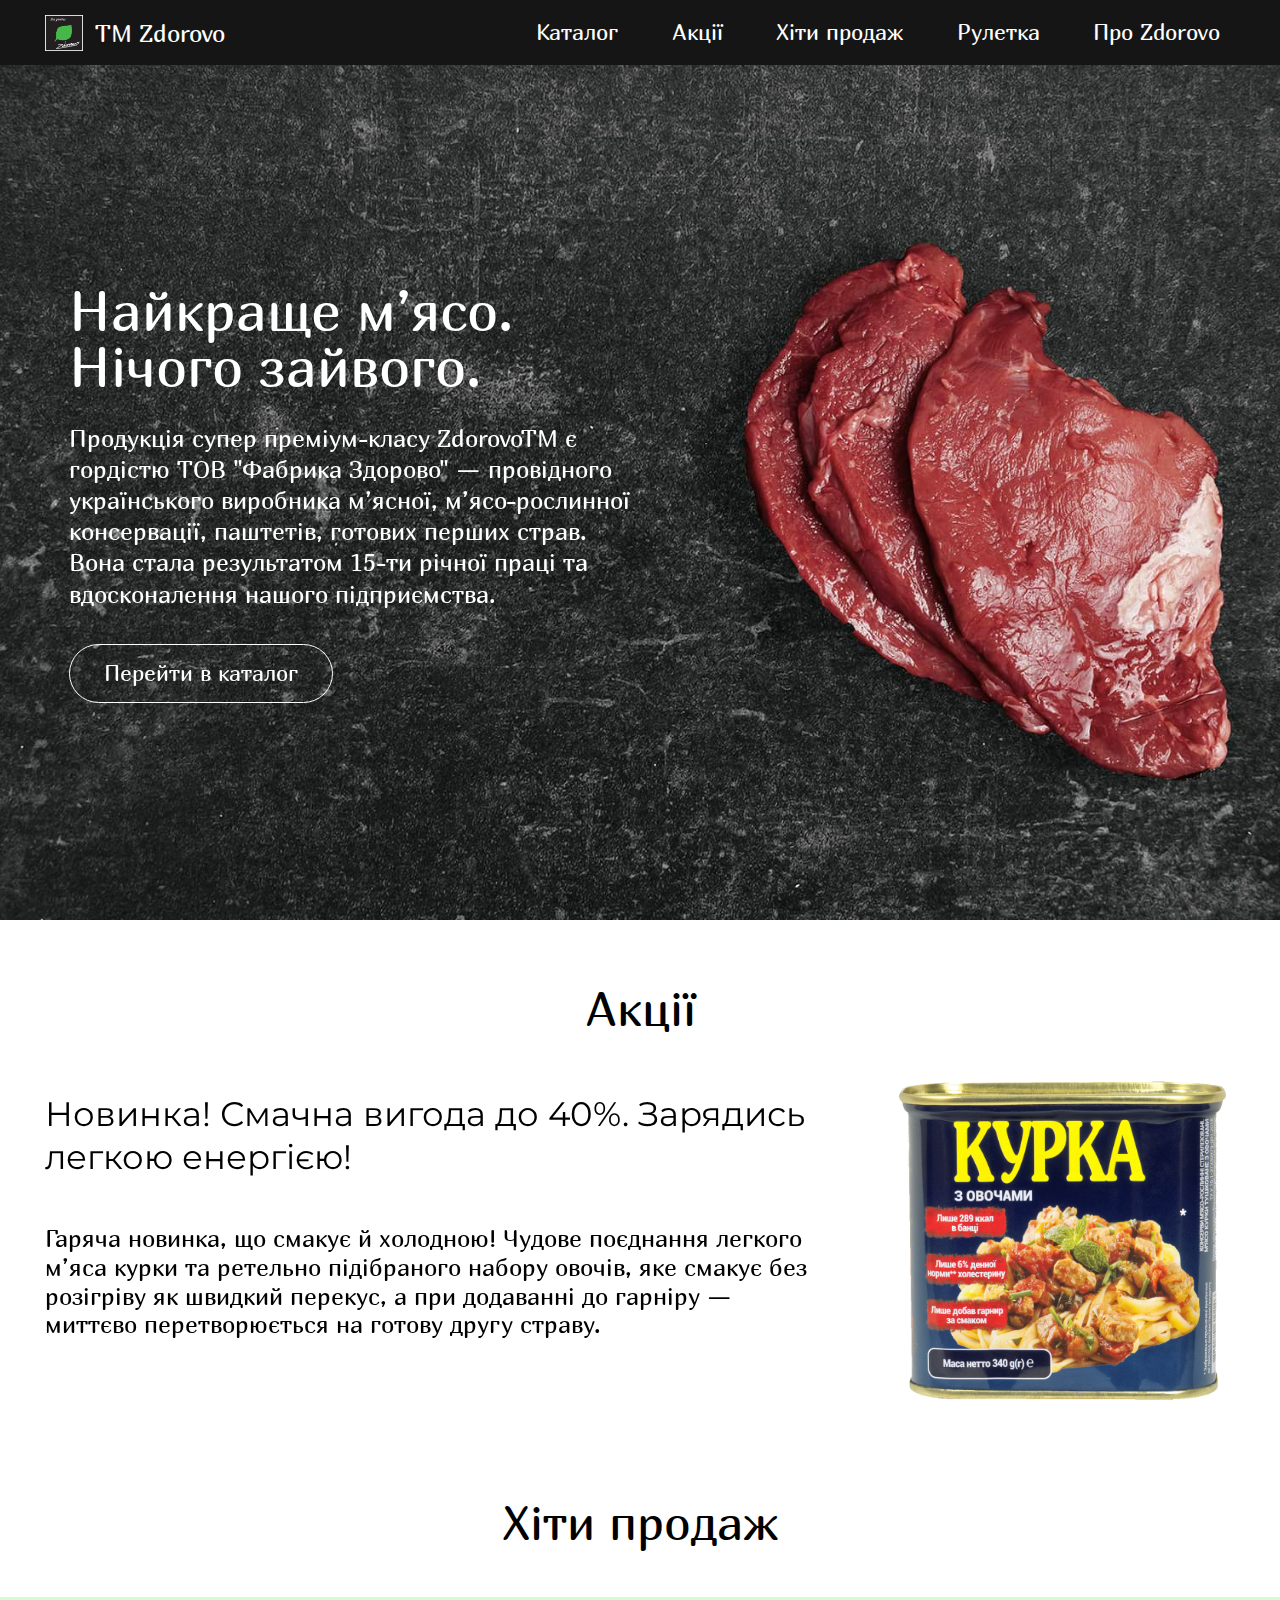
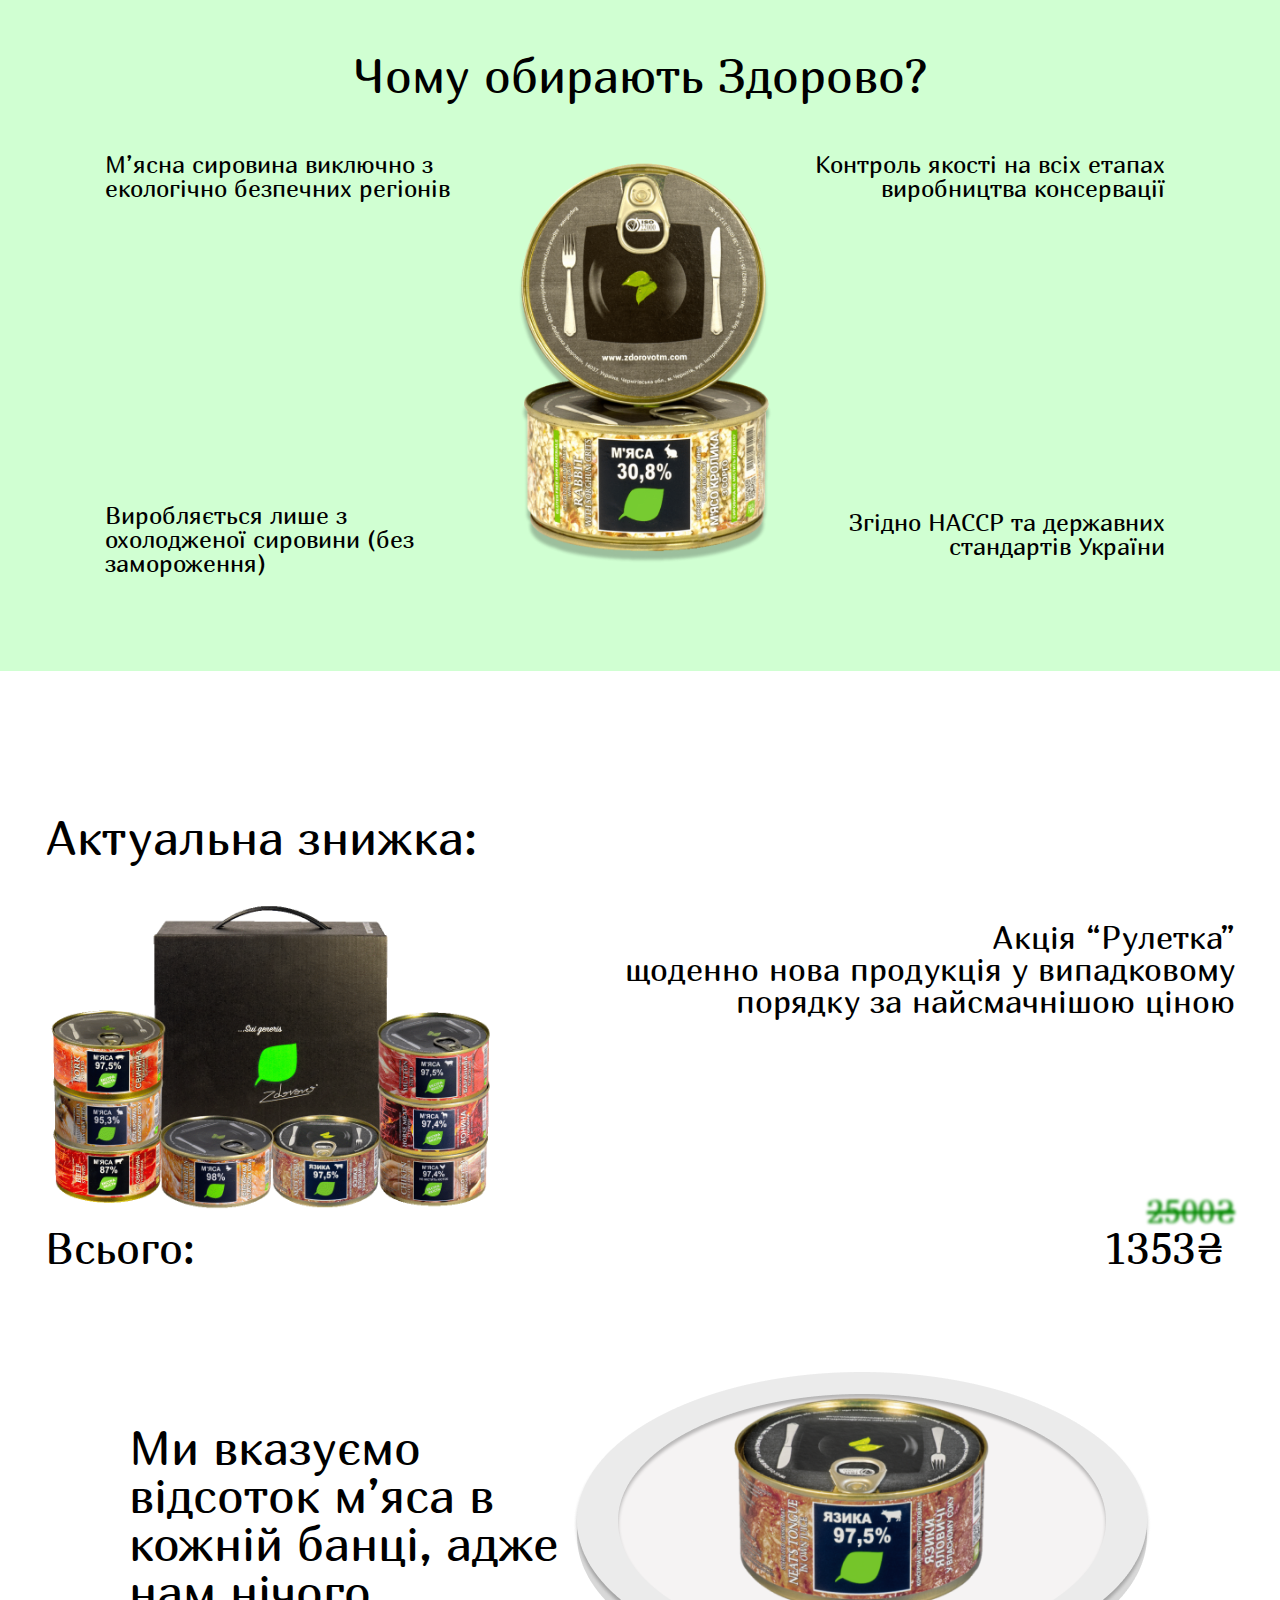
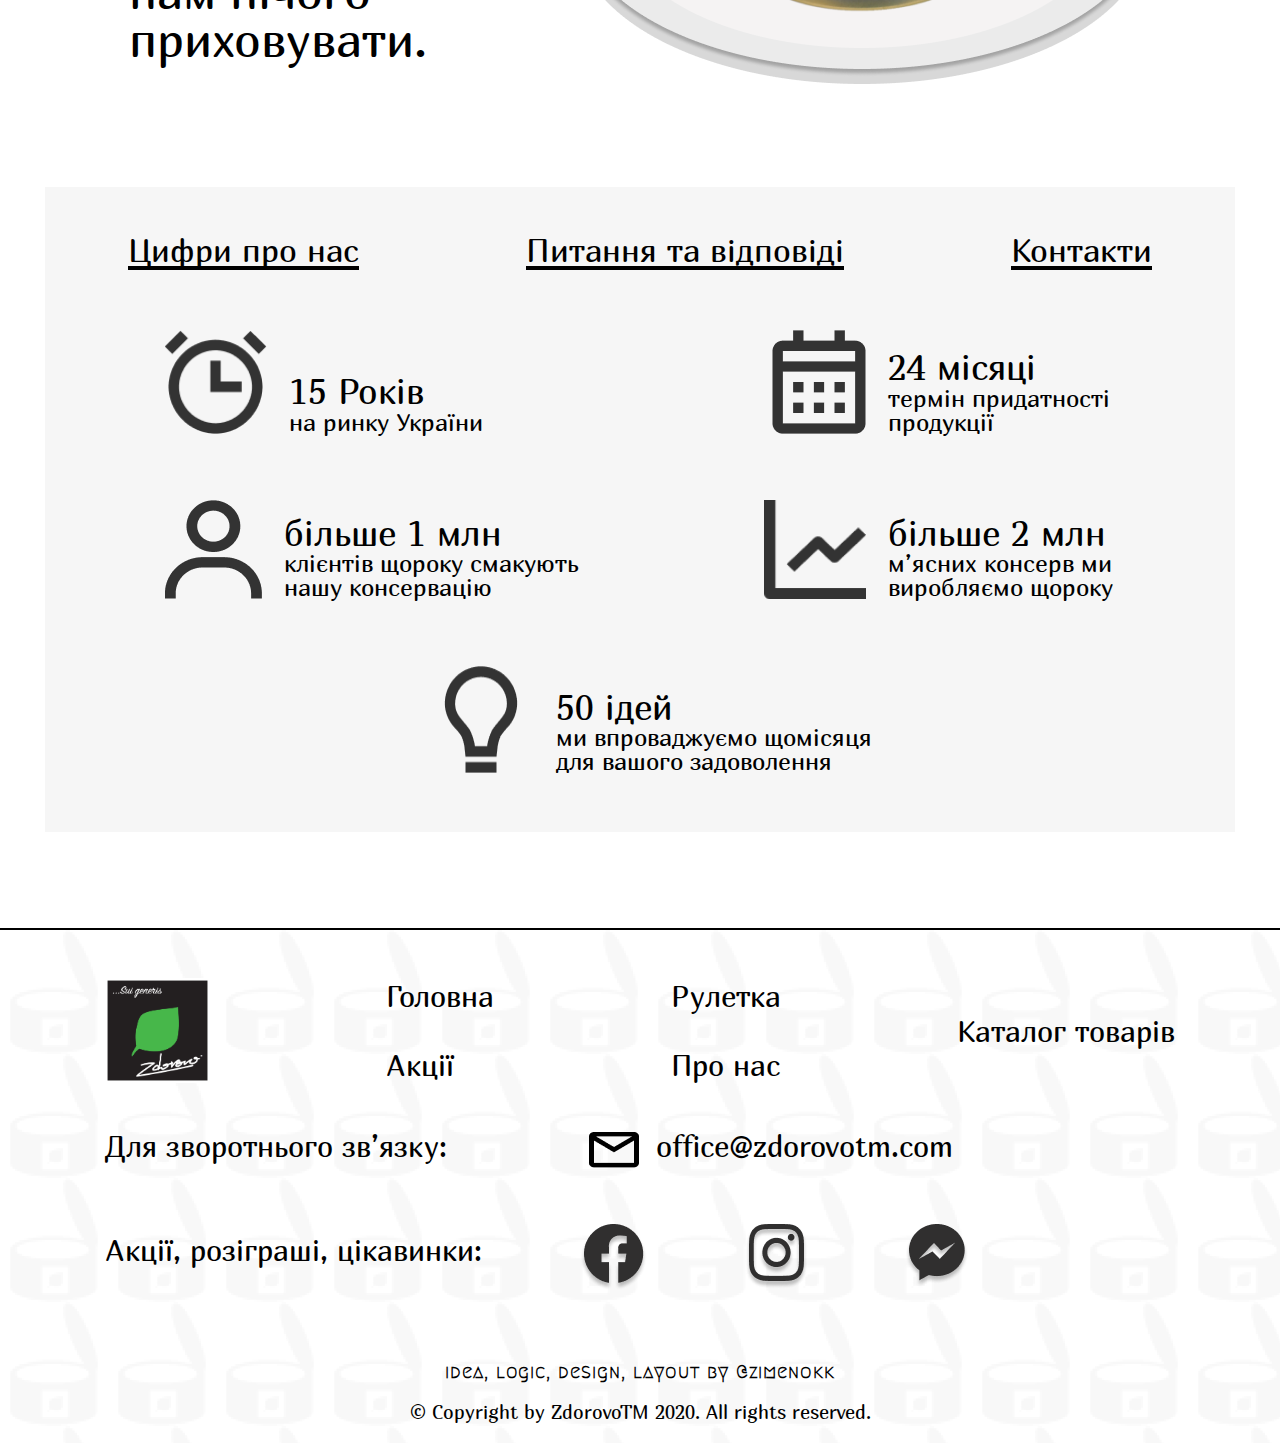
<file: practise1/wwwroot/index.html>
<!DOCTYPE html>
<html lang="uk">

<head>
    <meta charset="UTF-8">
    <meta name="viewport" content="width=device-width, initial-scale=1.0">
    <title>ZdorovoTM</title>
    <!-- Шрифты --------------------------------------------------------------------------------->
    <link href="https://fonts.googleapis.com/css2?family=Marmelad&display=swap" rel="stylesheet">
    <link rel="preconnect" href="https://fonts.gstatic.com">
    <link href="https://fonts.googleapis.com/css2?family=Megrim&display=swap" rel="stylesheet">
    <link rel="preconnect" href="https://fonts.gstatic.com">
    <link href="https://fonts.googleapis.com/css2?family=Montserrat:wght@700&display=swap" rel="stylesheet">
    <!-- Favikon --------------------------------------------------------------------------------->
    <link rel="apple-touch-icon" sizes="57x57" href="images/favicon/apple-icon-57x57.png">
    <link rel="apple-touch-icon" sizes="60x60" href="images/favicon/apple-icon-60x60.png">
    <link rel="apple-touch-icon" sizes="72x72" href="images/favicon/apple-icon-72x72.png">
    <link rel="apple-touch-icon" sizes="76x76" href="images/favicon/apple-icon-76x76.png">
    <link rel="apple-touch-icon" sizes="114x114" href="images/favicon/apple-icon-114x114.png">
    <link rel="apple-touch-icon" sizes="120x120" href="images/favicon/apple-icon-120x120.png">
    <link rel="apple-touch-icon" sizes="144x144" href="images/favicon/apple-icon-144x144.png">
    <link rel="apple-touch-icon" sizes="152x152" href="images/favicon/apple-icon-152x152.png">
    <link rel="apple-touch-icon" sizes="180x180" href="images/favicon/apple-icon-180x180.png">
    <link rel="icon" type="image/png" sizes="192x192" href="images/favicon/android-icon-192x192.png">
    <link rel="icon" type="image/png" sizes="32x32" href="images/favicon/favicon-32x32.png">
    <link rel="icon" type="image/png" sizes="96x96" href="images/favicon/favicon-96x96.png">
    <link rel="icon" type="image/png" sizes="16x16" href="images/favicon/favicon-16x16.png">
    <link rel="manifest" href="images/favicon/manifest.json">
    <meta name="msapplication-TileColor" content="#ffffff">
    <meta name="msapp
    lication-TileImage" content="images/favicon/ms-icon-144x144.png">
    <meta name="theme-color" content="#ffffff">
    <!-- CSS --------------------------------------------------------------------------------->
    <link rel="stylesheet" href="css/normalize.css">
    <link rel="stylesheet" href="css/header_footer.css">
    <link rel="stylesheet" href="css/slider.css">
    <link rel="stylesheet" href="css/style_slider.css">
    <link rel="stylesheet" href="css/style.css">

</head>

<body>

    <header id="header" class="header">
        <div class="container">
            <div class="logo">
                <a href="index.html"><img src="images/logo.png" alt="logo"></a>
                <p>TM Zdorovo</p>
            </div>
            <!-- Button -->
            <button class="menu__toggle" type="button">
                <span class="menu__hamburger ">

                </span>
            </button>
            <!-- Button -->
            <div class="right_header">
                <ul class="header_list">
                    <li><a href="index_katalog.html">Каталог</a></li>
                    <li><a href="#mainSales">Акції</a></li>
                    <li><a href="#mainHits">Хіти продаж</a></li>
                    <li><a href="#mainRuller">Рулетка</a></li>
                    <li><a href="#mainAbout">Про Zdorovo</a></li>
                    <!-- <li><img src="images/search-3-48.png" alt="search"></li> -->
                </ul>
            </div>
        </div>
    </header>


    <div id="preview" class="preview">
        <div class="container">
            <div class="inner">
                <h1><span>Найкраще м’ясо.</span><br> <span> Нічого зайвого.</span></h1>
                <h2>Продукція супер преміум-класу ZdorovoTM є гордістю ТОВ "Фабрика Здорово" — провідного українського виробника м’ясної, м’ясо-рослинної консервації, паштетів, готових перших страв. Вона стала результатом 15-ти річної праці та вдосконалення нашого
                    підприємства.
                </h2>
                <p><a href="index_katalog.html" class="goCat">Перейти в каталог</a></p>
            </div>
        </div>
    </div>
    <div id="mainSales" class="sales">
        <div class="container">
            <h2>Акції</h2>
            <div class="sliderWrapper">
                <div class="image-slider swiper-container">
                    <!-- Additional required wrapper -->
                    <div class="image-slider__wrapper swiper-wrapper">
                        <!-- Slides -->
                        <!-- SLIDE -->
                        <div class="image-slider__slide swiper-slide">
                            <div class="image-slider__image">
                                <div class="innerSales">
                                    <div class="saleArt">
                                        <div class="innerSales">
                                            <div class="salesIN">
                                                <p class="sale1">Новинка! Смачна вигода до 40%. Зарядись легкою енергією!
                                                </p>
                                                <p class="sale2"> Гаряча новинка, що смакує й холодною! Чудове поєднання легкого м’яса курки та ретельно підібраного набору овочів, яке смакує без розігріву як швидкий перекус, а при додаванні до гарніру — миттєво перетворюється
                                                    на готову другу страву.
                                                </p>
                                            </div>
                                        </div>
                                        <img src="images/курка.png" alt="Банка з куркою">
                                    </div>

                                </div>
                            </div>
                        </div>
                        <!-- SLIDE -->
                        <div class="image-slider__slide swiper-slide">
                            <div class="image-slider__image">
                                <div class="innerSales">
                                    <div class="saleArt">
                                        <div class="innerSales">
                                            <div class="salesIN">
                                                <p class="sale1">Double Black Friday ‘2020</p>
                                                <p class="sale2">На горизонті подвійна Чорна П’ятниця від Zdorovo! Цілих два дні: 27 та 28 листопада - найсмачніша вигода до 51% на всю ексклюзивну м’ясну продукцію ZdorovoTM. Наші найкращі страви спеціально для вас: філе страуса,
                                                    кролика, м'ясо судака, лосося, найніжніші паштети, супер вигідні набори!
                                                </p>
                                            </div>
                                        </div>
                                        <img src="images/forSales.png" alt="Банка з куркою">
                                    </div>

                                </div>
                            </div>
                        </div>
                        <!-- SLIDE -->
                        <div class="image-slider__slide swiper-slide">
                            <div class="image-slider__image">
                                <div class="innerSales">
                                    <div class="saleArt">
                                        <div class="innerSales">
                                            <div class="salesIN">
                                                <p class="sale1">Вдома, в поході, будь-де!<br> </p>

                                                <p class="sale2"> Наш набір «All Inclusive» - це універсальний спосіб перемогти голод в будь-яких умовах. Тут зосереджені ваші улюблені товари, купуючі які ви отримаєте: <br>1. Задоволення від 7кг відбірної продукції
                                                    <br>2. Безкоштовну доставку
                                                </p>
                                            </div>
                                        </div>
                                        <img src="images/сплит.png" alt="Банка з куркою">
                                    </div>

                                </div>
                            </div>
                        </div>
                        <!-- SLIDE -->
                        <div class="image-slider__slide swiper-slide">
                            <div class="image-slider__image">
                                <div class="innerSales">
                                    <div class="saleArt">
                                        <div class="innerSales">
                                            <div class="salesIN">
                                                <p class="sale1">Новинка! Смачна вигода до 40%. Зарядись легкою енергією!
                                                </p>
                                                <p class="sale2">Гаряча новинка, що смакує й холодною! Чудове поєднання легкого м’яса курки та ретельно підібраного набору овочів, яке смакує без розігріву як швидкий перекус, а при додаванні до гарніру — миттєво перетворюється
                                                    на готову другу страву.
                                                </p>
                                            </div>
                                        </div>
                                        <img src="images/курка.png" alt="Банка з куркою">
                                    </div>

                                </div>
                            </div>
                        </div>
                        <!-- SLIDE -->
                        <div class="image-slider__slide swiper-slide">
                            <div class="image-slider__image">
                                <div class="innerSales">
                                    <div class="saleArt">
                                        <div class="innerSales">
                                            <div class="salesIN">
                                                <p class="sale1">Новинка! Смачна вигода до 40%. Зарядись легкою енергією!
                                                </p>
                                                <p class="sale2">Гаряча новинка, що смакує й холодною! Чудове поєднання легкого м’яса курки та ретельно підібраного набору овочів, яке смакує без розігріву як швидкий перекус, а при додаванні до гарніру — миттєво перетворюється
                                                    на готову другу страву.
                                                </p>
                                            </div>
                                        </div>
                                        <img src="images/курка.png" alt="Банка з куркою">
                                    </div>

                                </div>
                            </div>
                        </div>
                        <!-- <div class="image-slider__slide swiper-slide">
                            <div class="image-slider__image">
                                <div class="innerSales">
                                    <div class="saleArt">
                                        <div class="innerSales">
                                            <div class="salesIN">
                                                <p class="sale1">Double Black Friday ‘2020</p>
                                                <p class="sale2">
                                                    Тільки 27 та 28 листопада — найсмачніші вигоди від 24 до 51% на ВСЮ ексклюзивну м’ясну консервацію ZdorovoTM. Від хітів замовлень Свинини та Яловичини тушкованих до оригінальних Філе страуса з червоною квасолею та Судака під маринадом, від насиченої м’ясом
                                                    Каші гречаної зі свининою до делікатесних Філе кролика у власному соку і М’яса лосося в оливковій олії, від М’яса кролика с сорго, сировина якого не містить глютену, до найніжніших натуральних Паштетів
                                                    яловичого та курячого. Вигоди на ВСЕ, включаючи неповторні набори ZdorovoTM – хітовий М’ясний сектор FULL, вичерпний ALL INCLUSIVE, вишуканий Норвезький подарунок та інші.
                                                </p>
                                            </div>
                                        </div>
                                        <img src="images/набор.png" alt="Банка з куркою">
                                    </div>
                                </div>
                            </div>
                        </div> -->

                    </div>
                    <!-- If we need pagination -->
                    <!-- <div class="swiper-pagination"></div> -->



                    <!-- If we need scrollbar -->
                    <!-- <div class="swiper-scrollbar"></div> -->
                </div>
            </div>

        </div>
    </div>
    </div>
    <div id="mainHits" class="hits">
        <div class="container">
            <h2>Хіти продаж</h2>
            <div id="innerHits" class="innerHits">
            </div>
        </div>

    </div>
    <div class="why">
        <div class="container">
            <div class="innerWhy">
                <h2>Чому обирають Здорово?</h2>
                <div class="downWhy">
                    <div class="whyCol">
                        <p>М’ясна сировина виключно з екологічно безпечних регіонів</p>
                        <p class="secWhy">Виробляється лише з охолодженої сировини (без замороження)</p>
                    </div>
                    <div class="whyCol"><img src="images/whyBanka.png" alt="ЧомуБанка"> </div>
                    <div class="whyCol whyCol3">
                        <p>Контроль якості на всіх етапах виробництва консервації</p>
                        <p class="lastP">Згідно HACCP та державних стандартів України</p>
                    </div>
                </div>
            </div>
        </div>
    </div>
    <div id="mainRuller" class="Ruller">
        <div class="container">
            <div class="innerRuller">
                <p class="act">Актуальна знижка:</p>
                <div class="mainRuller">
                    <img src="images/набор.png" alt="Набір">
                    <p>Акція “Рулетка” <br>щоденно нова продукція у випадковому порядку за найсмачнішою ціною </p>
                </div>
                <div class="downRul">
                    <p class="prePr">2500₴ </p>
                    <div class="so">
                        <p>Всього:</p>
                        <p class="prePr1">1353₴</p>
                    </div>
                </div>
            </div>
        </div>
    </div>
    <div class="percent">
        <div class="container">
            <div class="innerPercent">
                <h2>Ми вказуємо відсоток м’яса в кожній банці, адже нам нічого приховувати. </h2>
                <div class="right_Percent">
                    <img src="images/банканаТар.png" alt="На тарілці">
                </div>
            </div>
        </div>
    </div>
    <div id="mainAbout" class="mainAbout">

        <div class="sliderWrapper">
            <div class="image-slider swiper-container">
                <!-- Additional required wrapper -->
                <div class="image-slider__wrapper swiper-wrapper">
                    <!-- Slides -->
                    <!-- SLIDE -->
                    <div class="image-slider__slide swiper-slide">
                        <div class="image-slider__image">
                            <div class="container">
                                <div class="innerAbout">
                                    <div class="upAbout">
                                        <p>Цифри про нас</p>
                                        <p>Питання та відповіді</p>
                                        <p>Контакти</p>
                                    </div>
                                    <div class="downAbout">
                                        <div class="rowAbout rowAbDown">
                                            <div>
                                                <img src="images/alarm.png" alt="">
                                                <p><span> 15 Років</span> на ринку України</p>
                                            </div>
                                            <div class="rightAb">
                                                <img src="images/calendar.png" alt="">
                                                <p><span> 24 місяці</span> термін придатності продукції</p>
                                            </div>
                                        </div>
                                        <div class="rowAbout rowAbDown ">
                                            <div>
                                                <img src="images/user.png" alt="">
                                                <p><span> більше 1 млн</span> клієнтів щороку смакують нашу консервацію
                                                </p>
                                            </div>
                                            <div class="rightAb rowAblong ">
                                                <img src="images/line_chart_up.png" alt="">
                                                <p><span> більше 2 млн</span> м’ясних консерв ми виробляємо щороку</p>
                                            </div>
                                        </div>
                                        <div class="rowAbout1">
                                            <div>
                                                <img src="images/idea.png" alt="">
                                                <p><span>50 ідей </span> <br> ми впроваджуємо щомісяця для вашого задоволення
                                                </p>
                                            </div>
                                        </div>

                                    </div>
                                </div>
                            </div>
                        </div>
                    </div>
                    <!-- SLIDE -->
                    <!-- <div class="image-slider__slide swiper-slide">
                        <div class="image-slider__image">
                            <div class="container">
                                <div class="innerAbout">
                                    <div class="upAbout">
                                        <p>Цифри про нас</p>
                                        <p>Питання та відповіді</p>
                                        <p>Контакти</p>
                                    </div>
                                    <div class="downAbout2">
                                        <div class="leftDownAbout2">
                                            <p>Де ми беремо сировину?</p>
                                            <p class="choose">Чи корисна та безпечна наша продукція?</p>
                                            <p>Чи використовуєте Ви консерванти?</p>
                                            <p>Чому Ваша продукція дорожча ніж у конкурентів в супермаркетах?</p>
                                        </div>
                                        <div class="rightDownAbout2">
                                            <div class="aboutInfo">
                                                <p> Всупереч розхожій думці про сумнівну користь консервованого м’яса, сучасне виробництво консервів дозволяє зберегти більшість вітамінів і мікроелементів за рахунок правильної технологічної обробки сировини.
                                                    Вся продукція виготовлена згідно державних стандартів України, тобто містить виключно натуральну м’ясну сировину, що за кількістю перевищує вимоги відповідних стандартів. Не містить жодних сторонніх домішок,
                                                    хімічних сполук, консервантів, ГМО, Е-, та т. п.
                                                </p>
                                            </div>
                                        </div>
                                    </div>
                                </div>
                            </div>
                        </div>
                    </div> -->
                    <!-- SLIDE -->
                    <div class="image-slider__slide swiper-slide">
                        <div class="image-slider__image">
                            <div class="container">
                                <div class="innerAbout">
                                    <!-- Cлайдер -->

                                    <!-- Cлайдер -->
                                    <div class="upAbout">
                                        <p>Цифри про нас</p>
                                        <p>Питання та відповіді</p>
                                        <p>Контакти</p>
                                    </div>
                                    <div class="downAbout3">
                                        <div class="leftDownAbout3">
                                            <div>
                                                <p>Офіційний дистриб'ютор:</p>
                                                <p>ТОВ "Суі Генеріс"</p>
                                            </div>
                                            <div>
                                                <p>Адреса потужностей виробництва:</p>
                                                <p>ТОВ "Фабрика Здорово" </p>
                                            </div>
                                        </div>
                                        <div class="rightDownAbout3">
                                            <div class="contacts">
                                                <a href="mailto:office@zdorovotm.com"><img src="images/mail.png" alt=""></a>
                                                <a href="mailto:office@zdorovotm.com" target="blank ">
                                                    <p>office@zdorovotm.com</p>
                                                </a>

                                            </div>
                                            <div class="contacts">
                                                <img src="images/location.png" alt="">
                                                <a href="https://www.google.com/maps/place/%D0%A2%D0%9E%D0%92%D0%90%D0%A0%D0%98%D0%A1%D0%A2%D0%92%D0%9E+%D0%97+%D0%9E%D0%91%D0%9C%D0%95%D0%96%D0%95%D0%9D%D0%9E%D0%AE+%D0%92%D0%86%D0%94%D0%9F%D0%9E%D0%92%D0%86%D0%94%D0%90%D0%9B%D0%AC%D0%9D%D0%86%D0%A1%D0%A2%D0%AE+%22%D0%A4%D0%90%D0%91%D0%A0%D0%98%D0%9A%D0%90+%D0%97%D0%94%D0%A0%D0%9E%D0%92%D0%9E%22/@51.52247,31.2604394,17.02z/data=!4m5!3m4!1s0x0:0x3c4d520364a67b3f!8m2!3d51.5222877!4d31.260244">
                                                    <p>м. Чернігів вул. Інструментальна, 30, індекс: 14037
                                                    </p>
                                                </a>
                                            </div>
                                            <div class="contacts phoneNumber ">
                                                <img src="images/mobile.png" class="phoneImage" alt="">
                                                <div>
                                                    <a href="tel:+380509422662">+38 (050) 942-26-62</a>
                                                    <a href="tel:+380689422662">+38 (068) 942-26-62 </a>
                                                    <a href="tel:+380939422662">+38 (093) 942-26-62</a>
                                                </div>
                                            </div>
                                        </div>

                                    </div>
                                    <div class="footAbout">
                                        <!-- <hr> -->
                                        <img src="images/lineAbout.png" class="line1Footer" alt="">
                                        <div class="contB">
                                            <a target="blank" href="https://www.facebook.com/zdorovotm/"><img src="images/facebook.png" alt=""></a>
                                            <a target="blank" href="https://www.instagram.com/zdorovotm/"><img src="images/instagram.png" alt=""></a>
                                            <a target="blank" href="https://www.facebook.com/messages/t/zdorovotm"><img src="images/messenger.png" alt=""></a>
                                        </div>
                                        <img src="images/lineAbout.png" class="line2Footer" alt="Лінія">
                                        <!-- <hr> -->
                                    </div>
                                </div>
                            </div>
                        </div>
                    </div>


                </div>
                <!-- If we need pagination -->
                <!-- <div class="swiper-pagination"></div> -->



                <!-- If we need scrollbar -->
                <!-- <div class="swiper-scrollbar"></div> -->
            </div>
        </div>
    </div>
    <footer class="footer ">
        <div class="container ">
            <div class="innerFooter ">
                <div class="upFooter ">
                    <img src="images/logo.png " alt="лого">
                    <div>
                        <a href=" #header ">
                            <p>Головна</p>
                        </a>
                        <a href=" #mainSales ">
                            <p>Акції</p>
                        </a>
                    </div>
                    <div>
                        <a href=" #mainRuller ">
                            <p>Рулетка</p>
                        </a>
                        <a href="#mainAbout ">
                            <p>Про нас</p>
                        </a>
                    </div>
                    <div>
                        <!-- <a href=" # ">
                            <p>Публічна угода</p>
                        </a> -->
                        <a href="index_katalog.html">
                            <p>Каталог товарів </p>
                        </a>
                    </div>
                </div>
                <div class="middleFooter ">
                    <div class="textFoot ">
                        <p>Для зворотнього зв’язку:</p>
                        <p>Акції, розіграші, цікавинки:</p>
                    </div>
                    <div class="centrMiddleFooter ">
                        <div class="upMiddleFoot ">
                            <a href="mailto:office@zdorovotm.com" target="blank "><img src="images/mail.png " alt=""></a>
                            <a href="mailto:office@zdorovotm.com" target="blank ">
                                <p>office@zdorovotm.com</p>
                            </a>
                        </div>
                        <div class="downmiddleDiv ">
                            <a target="blank " href="https://www.facebook.com/zdorovotm/ "><img src="images/facebook.png " alt=" "></a>
                            <a target="blank " href="https://www.instagram.com/zdorovotm/ "><img src="images/instagram.png " alt=" "></a>
                            <a target="blank " href="https://www.facebook.com/messages/t/zdorovotm "><img src="images/messenger.png " alt=" "></a>
                        </div>
                    </div>
                </div>
                <div class="downFooter ">
                    <p>idea, logic, design, layout by @zimenokk </p>
                    <p>© Copyright by ZdorovoTM 2020. All rights reserved.</p>
                </div>
            </div>
        </div>
    </footer>

    <script src="js/slider_min.js"></script>
    <script src="js/slider.js"></script>
    <script src="js/script.js"></script>
    <script src="js/ajaxUtils.js"></script>
    <script src="js/displayIndex.js"></script>

</body>

</html>
</file>
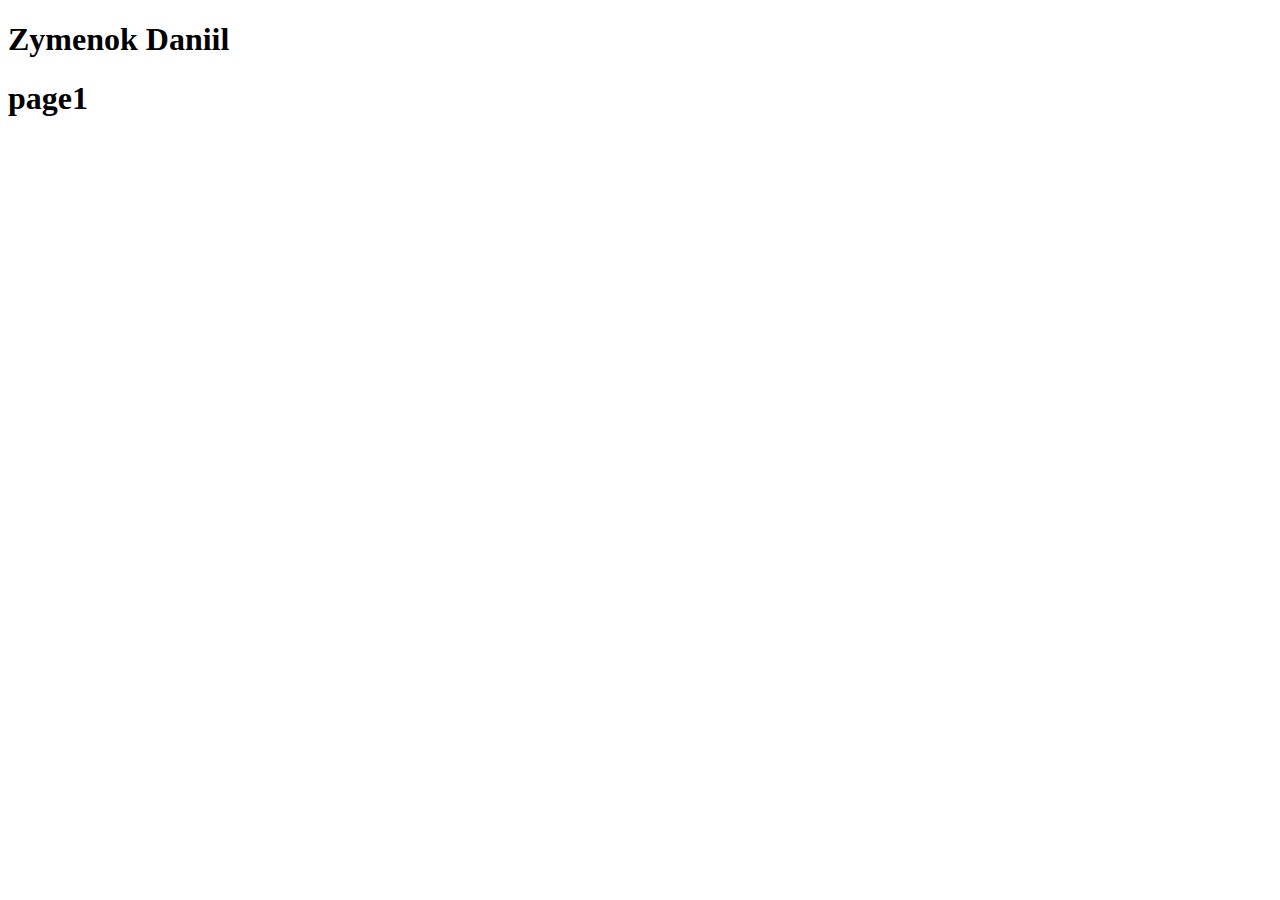
<file: project1/newindex1.html>
<!DOCTYPE html>
<html lang="en">
<head>
    <meta charset="UTF-8">
    <meta http-equiv="X-UA-Compatible" content="IE=edge">
    <meta name="viewport" content="width=device-width, initial-scale=1.0">
    <title>First web-page</title>
</head>
<body>
    <h1>Zymenok Daniil</h1>
    <h1>page1</h1>
</body>
</html>
</file>
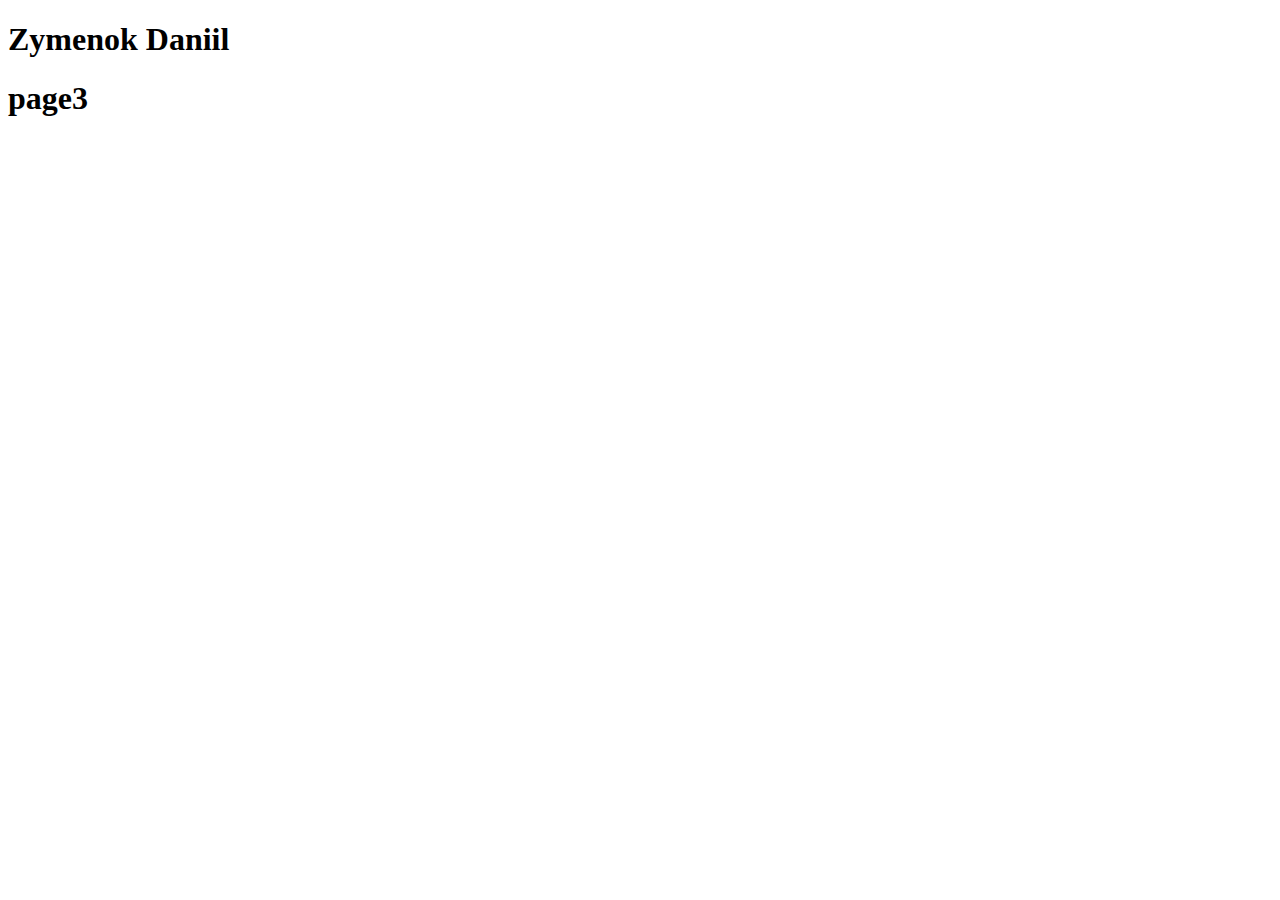
<file: project2/newindex2.html>
<!DOCTYPE html>
<html lang="en">
<head>
    <meta charset="UTF-8">
    <meta http-equiv="X-UA-Compatible" content="IE=edge">
    <meta name="viewport" content="width=device-width, initial-scale=1.0">
    <title>Second web-page</title>
</head>
<body>
    <h1>Zymenok Daniil</h1>
    <h1>page3</h1>
</body>
</html>
</file>
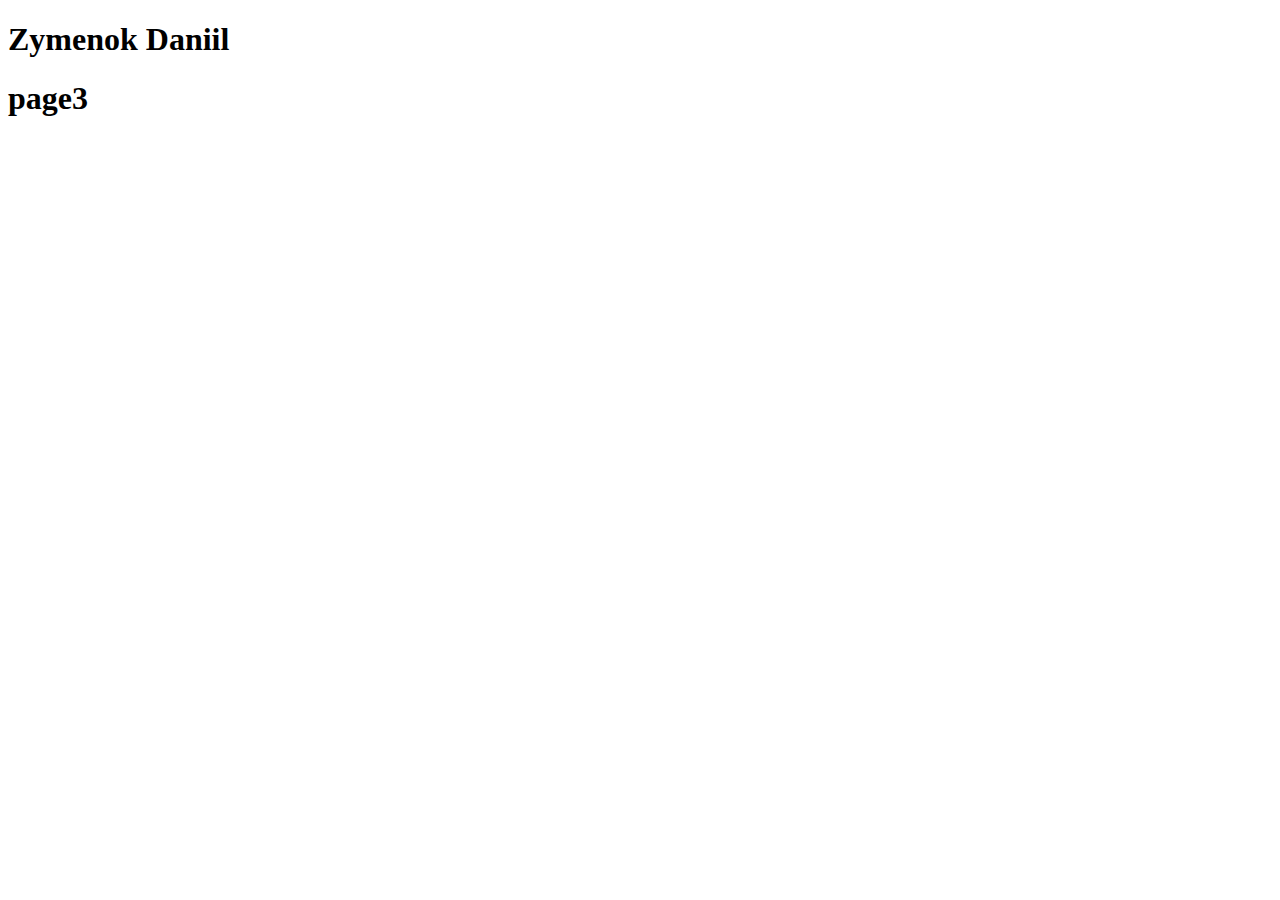
<file: project3/newindex3.html>
<!DOCTYPE html>
<html lang="en">
<head>
    <meta charset="UTF-8">
    <meta http-equiv="X-UA-Compatible" content="IE=edge">
    <meta name="viewport" content="width=device-width, initial-scale=1.0">
    <title>Third web-page</title>
</head>
<body>
    <h1>Zymenok Daniil</h1>
    <h1>page3</h1>
</body>
</html>
</file>
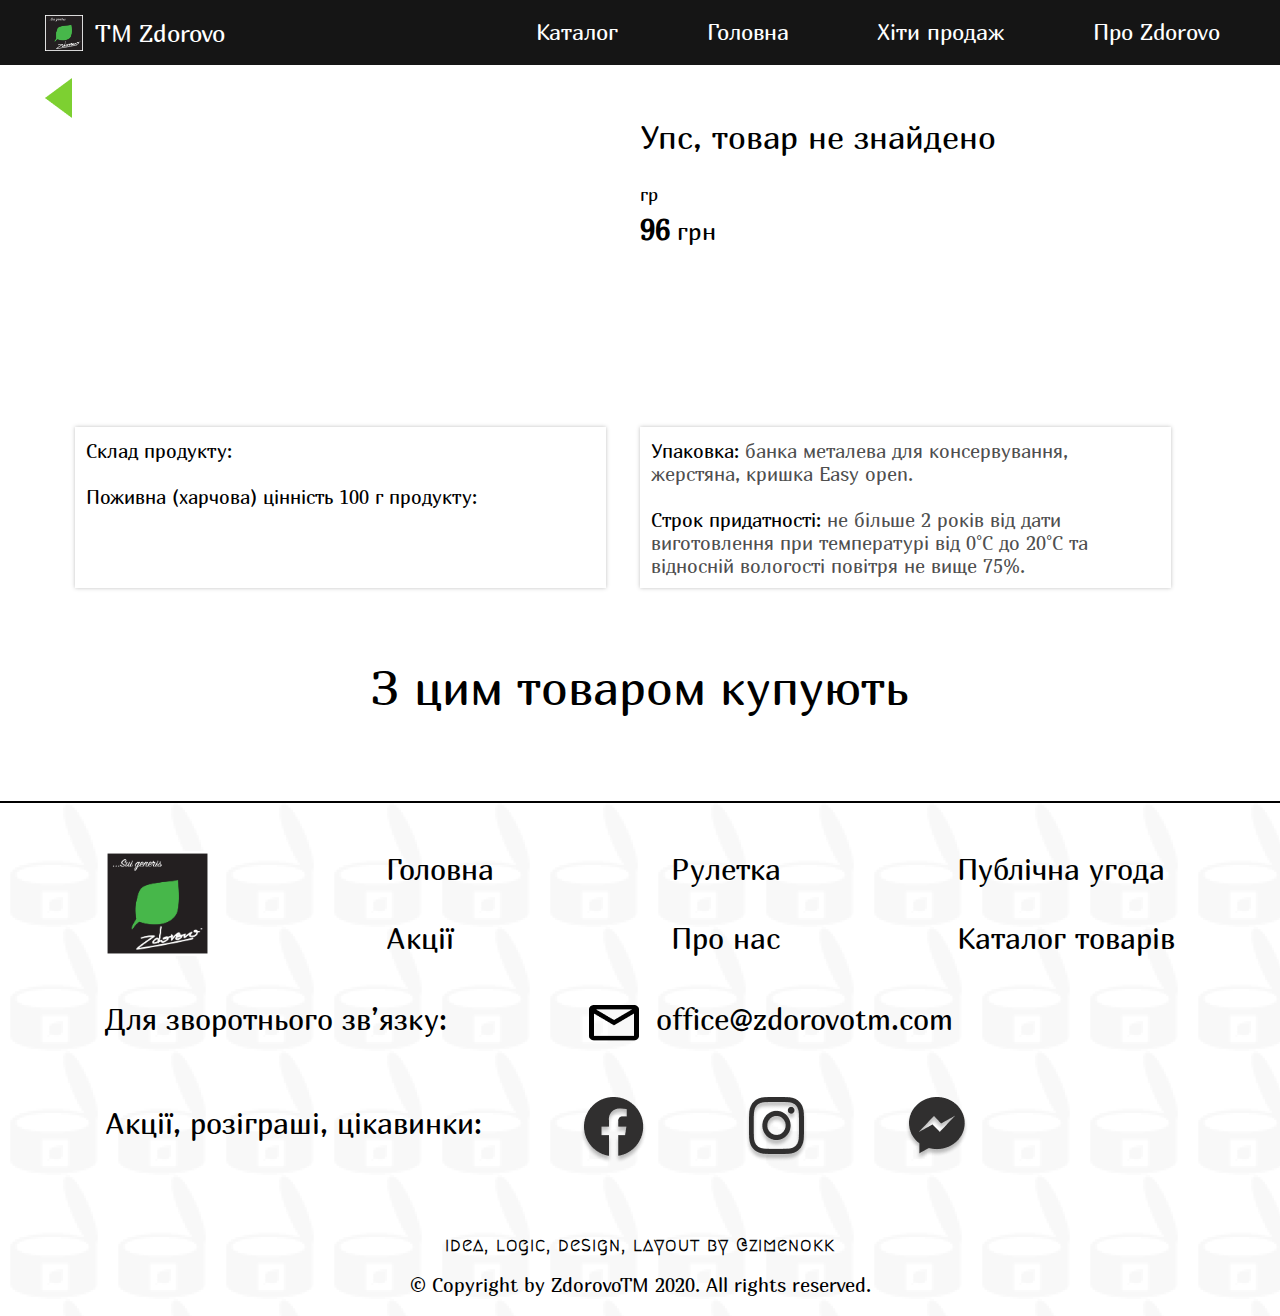
<file: practise1/wwwroot/index_item.html>
<!DOCTYPE html>
<html lang="en">

<head>
    <meta charset="UTF-8">
    <meta name="viewport" content="width=device-width, initial-scale=1.0">
    <title>Zdorovo | Товар</title>
    <link href="https://fonts.googleapis.com/css2?family=Marmelad&display=swap" rel="stylesheet">
    <link rel="preconnect" href="https://fonts.gstatic.com">
    <link href="https://fonts.googleapis.com/css2?family=Megrim&display=swap" rel="stylesheet">
    <link rel="preconnect" href="https://fonts.gstatic.com">
    <link href="https://fonts.googleapis.com/css2?family=Montserrat:wght@700&display=swap" rel="stylesheet">
    <!-- FAVICON -->
    <link rel="apple-touch-icon" sizes="57x57" href="images/favicon/apple-icon-57x57.png">
    <link rel="apple-touch-icon" sizes="60x60" href="images/favicon/apple-icon-60x60.png">
    <link rel="apple-touch-icon" sizes="72x72" href="images/favicon/apple-icon-72x72.png">
    <link rel="apple-touch-icon" sizes="76x76" href="images/favicon/apple-icon-76x76.png">
    <link rel="apple-touch-icon" sizes="114x114" href="images/favicon/apple-icon-114x114.png">
    <link rel="apple-touch-icon" sizes="120x120" href="images/favicon/apple-icon-120x120.png">
    <link rel="apple-touch-icon" sizes="144x144" href="images/favicon/apple-icon-144x144.png">
    <link rel="apple-touch-icon" sizes="152x152" href="images/favicon/apple-icon-152x152.png">
    <link rel="apple-touch-icon" sizes="180x180" href="images/favicon/apple-icon-180x180.png">
    <link rel="icon" type="image/png" sizes="192x192" href="images/favicon/android-icon-192x192.png">
    <link rel="icon" type="image/png" sizes="32x32" href="images/favicon/favicon-32x32.png">
    <link rel="icon" type="image/png" sizes="96x96" href="images/favicon/favicon-96x96.png">
    <link rel="icon" type="image/png" sizes="16x16" href="images/favicon/favicon-16x16.png">
    <link rel="manifest" href="images/favicon/manifest.json">
    <meta name="msapplication-TileColor" content="#ffffff">
    <meta name="msapp
    lication-TileImage" content="images/favicon/ms-icon-144x144.png">
    <meta name="theme-color" content="#ffffff">
    <!--CSS_________________-->
    <link rel="stylesheet" href="css/normalize.css">
    <link rel="stylesheet" href="css/header_footer.css">
    <link rel="stylesheet" href="css/slider.css">
    <link rel="stylesheet" href="css/style.css">

</head>

<body>
    <header id="header" class="header header_item">
        <div class="container">
            <div class="logo">
                <a href="index.html"><img src="images/logo.png" alt="logo"></a>
                <p>TM Zdorovo</p>
            </div>
            <div class="right_header">
                <ul class="header_list">
                    <li><a href="index_katalog.html">Каталог</a></li>
                    <li><a href="index.html">Головна</a></li>
                    <li><a href="index.html">Хіти продаж</a></li>
                    <!-- <li><a href="#mainRuller">Акції</a></li> -->
                    <li><a href="index.html">Про Zdorovo</a></li>
                    <!-- <li><img src="images/search-3-48.png" alt="search"></li> -->
                </ul>
            </div>
        </div>
    </header>
    <div class="downCard">
        <div class="back">
            <div class="container">
                <a href="index_katalog.html "><img src="images/back.png" alt=""></a>
            </div>
        </div>
        <div class="itemInfo">
            <div class="container">
                <div class="innerItemInfo">
                    <div class="leftRightItemInfo">
                        <div class="leftItemInfo">
                            <!-- <img src="images/image 10.png" alt=""> -->
                            <div class="swiper-container gallery-thumbs">
                                <div class="swiper-wrapper smallSwiper">

                                </div>
                            </div>
                            <div class="swiper-container gallery-top">
                                <div class="swiper-wrapper bigSlider">

                                </div>
                                <!-- Add Arrows -->

                            </div>
                        </div>
                        <div class="rightItemInfo">
                            <p class="itemArticle"></p>
                            <p class="itemCardName">Упс, товар не знайдено </p>
                            <p class="itemCardWeight"><span></span>гр</p>
                            <div class="itemCardPriceOffer">
                                <p class="itemCardPrice"><span> 96</span> грн</p>
                                <!-- <a class="clicktoBuy" href="#${item.id}">
                                    <p class="itemCardOffer">Додати в кошик</p>
                                </a> -->
                            </div>
                            <div class="itemFeatures">
                            </div>
                        </div>
                    </div>

                    <div class="itemDescription">
                        <div class="description1"><span> Склад продукту:</span> <span class="prodComp"></span> <br> <br><span> Поживна (харчова) цінність 100 г продукту:</span> <span class="nutrVal"> </span></div>
                        <div class="description2"> <span> Упаковка:</span> банка металева для консервування, жерстяна, кришка Easy open. <br> <br> <span> Строк придатності:</span> не більше 2 років від дати виготовлення при температурі від 0°C до 20°C та відносній вологості повітря
                            не вище 75%.
                        </div>
                    </div>
                </div>
            </div>
        </div>
        <div class="alsoItems">
            <h2>З цим товаром купують</h2>
            <div id="alsoItems" class="container">


            </div>

        </div>
    </div>
    </div>
    <footer class="footer ">
        <div class="container ">
            <div class="innerFooter ">
                <div class="upFooter ">
                    <img src="images/logo.png " alt="лого">
                    <div>
                        <a href=" # ">
                            <p>Головна</p>
                        </a>
                        <a href=" # ">
                            <p>Акції</p>
                        </a>
                    </div>
                    <div>
                        <a href=" # ">
                            <p>Рулетка</p>
                        </a>
                        <a href=" # ">
                            <p>Про нас</p>
                        </a>
                    </div>
                    <div>
                        <a href=" # ">
                            <p>Публічна угода</p>
                        </a>
                        <a href=" # ">
                            <p>Каталог товарів </p>
                        </a>
                    </div>
                </div>
                <div class="middleFooter ">
                    <div class="textFoot ">
                        <p>Для зворотнього зв’язку:</p>
                        <p>Акції, розіграші, цікавинки:</p>
                    </div>
                    <div class="centrMiddleFooter ">
                        <div class="upMiddleFoot ">
                            <a href=" # " target="blank "><img src="images/mail.png " alt=""></a>
                            <a href=" # " target="blank ">
                                <p>office@zdorovotm.com</p>
                            </a>
                        </div>
                        <div class="downmiddleDiv ">
                            <a target="blank " href="https://www.facebook.com/zdorovotm/ "><img src="images/facebook.png " alt=" "></a>
                            <a target="blank " href="https://www.instagram.com/zdorovotm/ "><img src="images/instagram.png " alt=" "></a>
                            <a target="blank " href="https://www.facebook.com/messages/t/zdorovotm "><img src="images/messenger.png " alt=" "></a>
                        </div>
                    </div>
                </div>
                <div class="downFooter ">
                    <p>idea, logic, design, layout by @zimenokk </p>
                    <p>© Copyright by ZdorovoTM 2020. All rights reserved.</p>
                </div>
            </div>
        </div>
    </footer>
    <!-- ПЕРШИЙ СЛАЙДЕР -->
    <script src="js/slider_min.js"></script>
    <script>
        var galleryThumbs = new Swiper('.gallery-thumbs', {
            direction: 'vertical',
            spaceBetween: 0,
            slidesPerView: 3,
            draggable: true,
            // grabCursor: false,
            // noSwiping: true,
            // noSwipingSelector: '.swiper-slide',
            // noSwipingClass: 'smallSwiper',
        });
        var galleryTop = new Swiper('.gallery-top', {
            slidesPerView: 1,
            direction: 'horizontal',
            spaceBetween: 0,

            thumbs: {
                swiper: galleryThumbs
            }
        });
    </script>

    <script src="js/ajaxUtils.js"></script>
    <script src="js/displayItem.js"></script>
    <!-- <script src="js/slider_item.js"></script> -->
</body>

</html>
</file>
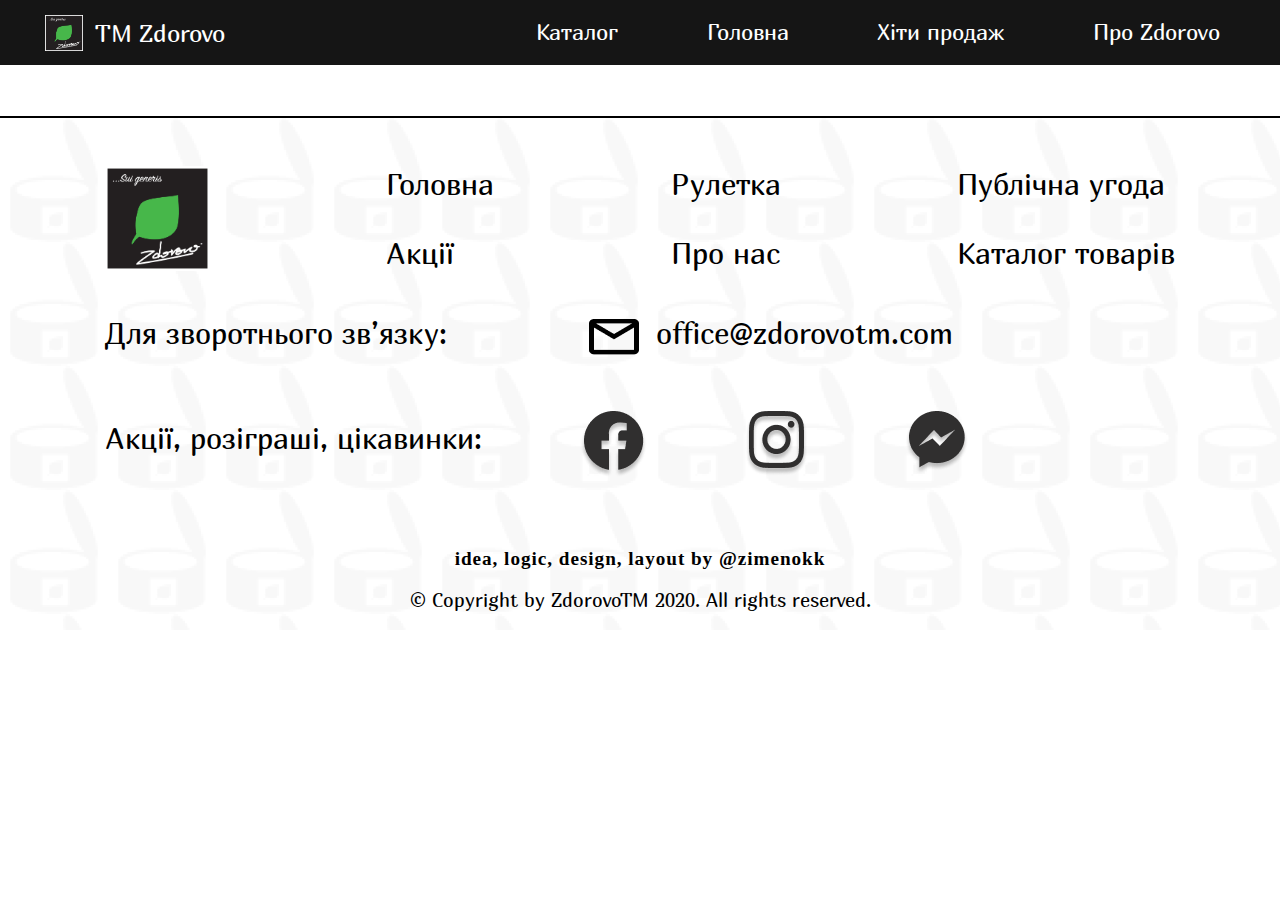
<file: practise1/wwwroot/index_katalog.html>
<!DOCTYPE html>
<html lang="uk">

<head>
    <meta charset="UTF-8">
    <meta name="viewport" content="width=device-width, initial-scale=1.0">
    <title>Zdorovo | Каталог</title>
    <link href="https://fonts.googleapis.com/css2?family=Marmelad&display=swap" rel="stylesheet">
    <!-- Favicon -->
    <link rel="apple-touch-icon" sizes="57x57" href="images/favicon/apple-icon-57x57.png">
    <link rel="apple-touch-icon" sizes="60x60" href="images/favicon/apple-icon-60x60.png">
    <link rel="apple-touch-icon" sizes="72x72" href="images/favicon/apple-icon-72x72.png">
    <link rel="apple-touch-icon" sizes="76x76" href="images/favicon/apple-icon-76x76.png">
    <link rel="apple-touch-icon" sizes="114x114" href="images/favicon/apple-icon-114x114.png">
    <link rel="apple-touch-icon" sizes="120x120" href="images/favicon/apple-icon-120x120.png">
    <link rel="apple-touch-icon" sizes="144x144" href="images/favicon/apple-icon-144x144.png">
    <link rel="apple-touch-icon" sizes="152x152" href="images/favicon/apple-icon-152x152.png">
    <link rel="apple-touch-icon" sizes="180x180" href="images/favicon/apple-icon-180x180.png">
    <link rel="icon" type="image/png" sizes="192x192" href="images/favicon/android-icon-192x192.png">
    <link rel="icon" type="image/png" sizes="32x32" href="images/favicon/favicon-32x32.png">
    <link rel="icon" type="image/png" sizes="96x96" href="images/favicon/favicon-96x96.png">
    <link rel="icon" type="image/png" sizes="16x16" href="images/favicon/favicon-16x16.png">
    <link rel="manifest" href="images/favicon/manifest.json">
    <meta name="msapplication-TileColor" content="#ffffff">
    <meta name="msapplication-TileImage" content="images/favicon/ms-icon-144x144.png">
    <meta name="theme-color" content="#ffffff">
    <!-- CSS -->
    <link rel="stylesheet" href="css/normalize.css">
    <link rel="stylesheet" href="css/header_footer.css">
    <link rel="stylesheet" href="css/style.css">
    <style>
         ::-webkit-scrollbar {
            width: 0px;
            /* ширина для вертикального скролла */
            height: 0px;
            /* высота для горизонтального скролла */
            background-color: #143861;
        }
        /* ползунок скроллбара */
        
         ::-webkit-scrollbar-thumb {
            background-color: #843465;
            border-radius: 5em;
            box-shadow: inset 1px 1px 10px #f3faf7;
        }
        
         ::-webkit-scrollbar-thumb:hover {
            background-color: #4d4d4d;
        }
    </style>
</head>

<body>
    <div class="wrapper">
        <header id="header" class="header">
            <div class="container">
                <div class="logo">
                    <a href="index.html"><img src="images/logo.png" alt="logo"></a>
                    <p>TM Zdorovo</p>
                </div>

                <div class="right_header">
                    <ul class="header_list">
                        <li><a href="index_katalog.html">Каталог</a></li>
                        <li><a href="index.html">Головна</a></li>
                        <li><a href="index.html">Хіти продаж</a></li>
                        <!-- <li>
                            <a href="#mainRuller"></a>
                        </li> -->
                        <li><a href="index.html">Про Zdorovo</a></li>
                        <!-- <li><img src="images/search-3-48.png" alt="search"></li> -->
                    </ul>
                </div>
            </div>
        </header>
        <nav class="nav">
            <div class="container">
                <div class="innerNav">
                    <ul>
                        <a href="#">
                            <li>Набори</li>
                        </a>
                        <a href="#">
                            <li>М’ясні консерви</li>
                        </a>
                        <a href="#">
                            <li>Рибні консерви</li>
                        </a>
                        <a href="#">
                            <li>Добірні паштети</li>
                        </a>
                        <a href="#">
                            <li>PowerBanka</li>
                        </a>
                        <a href="#">
                            <li>Бульйони</li>
                        </a>
                        <a href="#">
                            <li>Готові страви</li>
                        </a>
                        <a href="#">
                            <li>Аксесуари</li>
                        </a>
                    </ul>
                </div>
            </div>
        </nav>

        <div class="downCatalog">
            <div class="container">

                <div class="rightCatalog">
                    <div id="innerCatalog" class="innerCatalog">

                    </div>
                </div>
            </div>
        </div>
    </div>
    <footer class="footer ">
        <div class="container ">
            <div class="innerFooter ">
                <div class="upFooter ">
                    <img src="images/logo.png " alt="лого">
                    <div>
                        <a href=" # ">
                            <p>Головна</p>
                        </a>
                        <a href=" # ">
                            <p>Акції</p>
                        </a>
                    </div>
                    <div>
                        <a href=" # ">
                            <p>Рулетка</p>
                        </a>
                        <a href=" # ">
                            <p>Про нас</p>
                        </a>
                    </div>
                    <div>
                        <a href=" # ">
                            <p>Публічна угода</p>
                        </a>
                        <a href=" # ">
                            <p>Каталог товарів </p>
                        </a>
                    </div>
                </div>
                <div class="middleFooter ">
                    <div class="textFoot ">
                        <p>Для зворотнього зв’язку:</p>
                        <p>Акції, розіграші, цікавинки:</p>
                    </div>
                    <div class="centrMiddleFooter ">
                        <div class="upMiddleFoot ">
                            <a href=" # " target="blank "><img src="images/mail.png " alt=""></a>
                            <a href=" # " target="blank ">
                                <p>office@zdorovotm.com</p>
                            </a>
                        </div>
                        <div class="downmiddleDiv ">
                            <a target="blank " href="https://www.facebook.com/zdorovotm/ "><img src="images/facebook.png " alt=" "></a>
                            <a target="blank " href="https://www.instagram.com/zdorovotm/ "><img src="images/instagram.png " alt=" "></a>
                            <a target="blank " href="https://www.facebook.com/messages/t/zdorovotm "><img src="images/messenger.png " alt=" "></a>
                        </div>
                    </div>
                </div>
                <div class="downFooter ">
                    <p>idea, logic, design, layout by @zimenokk </p>
                    <p>© Copyright by ZdorovoTM 2020. All rights reserved.</p>
                </div>
            </div>
        </div>
    </footer>
    </div>
    <script src="js/ajaxUtils.js"></script>
    <script src="js/catalogLogic.js"></script>
    <script src="js/displayCat.js"></script>
</body>

</html>
</file>
<file: practise1/wwwroot/css/header_footer.css>
/* HEADER___________________________________________________ */

header {
    width: 100%;
    background-color: rgb(21, 21, 21);
    height: 65px;
    display: flex;
    align-items: center;
    position: fixed;
    z-index: 200;
}

header .container {
    display: flex;
    color: white;
    justify-content: space-between;
    align-items: center;
}

.header img {
    width: 38px;
    height: 36px;
}

.logo {
    display: flex;
    color: white;
    justify-content: space-between;
    max-width: 180px;
    width: 100%;
    font-size: 1.5rem;
    align-items: center;
}

.logo img {
    display: block;
}

.right_header {
    /* max-width: 705px; */
    width: 60%;
    align-items: center;
}

.right_header ul {
    display: flex;
    list-style: none;
    justify-content: space-between;
}


/* .right_header a:hover {
    text-decoration: underline white;
} */

.header_list {
    justify-content: space-between;
    width: 100%;
    align-items: center;
}

.header_list a {
    color: white;
    padding: 5px 15px;
}

.right_header img {
    width: 30px;
    height: 30px;
}


/* Animation_______________________________ */

ul li a {
    position: relative;
    display: block;
    color: #000;
    text-decoration: none;
    z-index: 1000;
    transition: 1s;
    overflow: hidden;
    -webkit-transition: 1s;
    -moz-transition: 1s;
    -ms-transition: 1s;
    -o-transition: 1s;
}

ul li a::before {
    content: '';
    position: absolute;
    top: calc(50% - 2px);
    left: -100%;
    width: 100%;
    height: 4px;
    background: #fff;
    transition: 0.7s;
    z-index: -1;
    color: black;
    -webkit-transition: 0.7s;
    -moz-transition: 0.7s;
    -ms-transition: 0.7s;
    -o-transition: 0.7s;
}

ul li a:hover {
    color: black;
}

ul li a:hover::before {
    animation: animate .3s linear forwards;
    -webkit-animation: animate .3s linear forwards;
}

@keyframes animate {
    0% {
        top: calc(50% - 2px);
        left: -100%;
        height: 4px;
    }
    50% {
        top: calc(50% - 2px);
        left: 0;
        height: 4px;
    }
    100% {
        top: 0;
        left: 0;
        height: 100%;
    }
}


/* Animation_______________________________ */


/* FOOTER______________________________________________________________ */

footer {
    border-top: 2px solid black;
    font-size: 1.8rem;
    position: relative;
    margin-top: 5%;
}

footer::after {
    background: url("../images/cons_bg.png");
    content: "";
    display: block;
    position: absolute;
    width: 100%;
    height: 100%;
    top: 0;
    left: 0;
    opacity: .03;
    z-index: 50;
}

.innerFooter {
    display: flex;
    flex-direction: column;
    width: 90%;
    margin: 0 auto;
    z-index: 100;
}

.upFooter {
    width: 100%;
    display: flex;
    flex-direction: row;
    justify-content: space-between;
    margin: 3% 0;
    align-items: center;
}

.upFooter div {
    margin: 0 0%;
    display: flex;
    flex-direction: column;
    align-items: center;
    text-align: start;
}

.upFooter p {
    margin: 20px 0;
    width: 100%;
}

.upFooter img {
    width: 105px;
    height: 105px;
}

.upFooter a {
    width: 100%;
    text-align: left;
}

.middleFooter {
    display: flex;
    flex-direction: row;
}

.textFoot p {
    margin-bottom: 20%;
}

.upMiddleFoot {
    display: flex;
    flex-direction: row;
}

.upMiddleFoot p {
    margin: 0 6%;
}

.centrMiddleFooter {
    margin: 0 10%;
}

.downmiddleDiv {
    display: flex;
    justify-content: space-between;
    margin: 15% -9.5% 0 -2.5%;
}

.downFooter {
    display: flex;
    margin: 2% 0 2% 0;
    font-size: 1.2rem;
    width: 100%;
    flex-direction: column;
    text-align: center;
}

.downFooter p:first-child {
    margin-bottom: 2%;
    font-family: 'Megrim', cursive;
    font-weight: 600;
    letter-spacing: 0.05em;
}


/* .downFooter p:first-child {
   width: 70%;
   text-align: flex-end;
   display: flex;
   align-items: flex-end;
}
*/


/* BURGER-HIDDEN */

.menu__toggle {
    position: absolute;
    display: none;
    visibility: hidden;
    bottom: 0;
    left: 0;
}
</file>
<file: practise1/wwwroot/css/style_slider.css>
.title {
    font-size: 30px;
    font-weight: 700;
    color: white;
    margin: 0 0 30px 0;
    /* height: 10vh; */
}

.sliderWrapper {
    width: 100%;
}

.image-slider {
    width: 100%;
}

.image-slider__wrapper {}

.image-slider__slide {}

.image-slider__image {
    display: flex;
    width: 100%;
    justify-content: center;
}

.image-slider__image img {}


/* Cтрелки */


/* .image-slider .swiper-button-prev::after,
.image-slider .swiper-button-next::after {
    color: black;
    font-size: 80px;
} */


/* ПАГИНАЦИЯ */

.image-slider .swiper-pagination {
    bottom: 0;
}


/* БУЛЛЕТЫ */

.image-slider .swiper-pagination-bullet {
    width: 20px;
    height: 20px;
    line-height: 20px;
    font-size: 14px;
    background-color: grey;
}


/* Style ITEM___________________________________________ */
</file>
<file: practise1/wwwroot/css/style.css>
body {
         font-size: 1.4rem;
         font-family: marmelad;
         /* max-width: 100vw;
     overflow-x: hidden; */
     }
     
      ::selection {
         background: #75C52B;
         color: #fff;
     }
     
      ::-moz-selection {
         background: #ccc;
     }
     
      ::-webkit-selection {
         background: #75C52B;
         color: #fff;
     }
     
     .container {
         max-width: 1190px;
         width: 100%;
         margin: 0 auto;
         display: flex;
         align-items: center;
     }
     
     body a {
         text-decoration: none;
         color: black;
     }
     
     h2 {
         margin-top: 5%;
         font-size: 3rem;
         text-align: center;
         width: 100%;
     }
     /* SCROLL________________________ */
     
      ::-webkit-scrollbar {
         width: 10px;
         /* ширина для вертикального скролла */
         height: 0px;
         /* высота для горизонтального скролла */
         background-color: #212121;
     }
     /* ползунок скроллбара */
     
      ::-webkit-scrollbar-thumb {
         background-color: rgb(255, 246, 246);
         border-radius: 0;
         box-shadow: inset 1px 1px 10px #ffffff;
         -webkit-border-radius: 0;
         -moz-border-radius: 0;
         -ms-border-radius: 0;
         -o-border-radius: 0;
     }
     /* SCROLL________________________ */
     /* __________________________________________________________________________________
                             
                                LANDING PAGE
 ___________________________________________________________________________________*/
     /* PREVIEW______________________________________________ */
     
     .preview {
         background: url("../images/фонФинал 2.jpg") no-repeat center;
         height: 95vh;
         /*max-width: 1920px;
     */
         background-size: cover;
         color: white;
         display: flex;
         filter: saturate( 120%);
         -webkit-filter: saturate( 120%);
         padding-top: 65px;
     }
     
     .inner {
         margin-left: 2%;
     }
     
     .preview h1 {
         font-size: 3.5rem;
     }
     
     .preview h2 {
         max-width: 572px;
         font-size: 1.5rem;
         line-height: 1.3;
         margin: 5% 0;
         text-align: left;
     }
     
     .goCat {
         color: white;
     }
     
     .preview p {
         display: inline-block;
         border: 1px solid white;
         padding: 3% 6%;
         border-radius: 40px;
         -webkit-border-radius: 40px;
         -moz-border-radius: 40px;
         -ms-border-radius: 40px;
         -o-border-radius: 40px;
         margin-top: 1%;
         transition: 1s;
         -webkit-transition: 1s;
         -moz-transition: 1s;
         -ms-transition: 1s;
         -o-transition: 1s;
     }
     
     .preview p:hover {
         background: white;
         opacity: 0.8;
         color: black;
         transition: .2s ease-in-out all;
         -webkit-transition: .2s ease-in-out all;
         -moz-transition: .2s ease-in-out all;
         -ms-transition: .2s ease-in-out all;
         -o-transition: .2s ease-in-out all;
     }
     
     .preview p:hover .goCat {
         color: black;
     }
     /* SALES_____________________________________ */
     
     .sales {
         margin-top: 5%;
         /* display: flex; */
         /* background-color: rgb(172, 255, 94); */
     }
     
     .sales h2 {
         margin-top: 0;
     }
     
     .sales .container {
         flex-direction: column;
     }
     
     .saleArt {
         display: flex;
         flex-direction: row;
         align-items: center;
         margin-top: 5%;
         justify-content: flex-start;
         align-items: flex-start;
         width: 100%;
         min-width: 0;
     }
     
     .innerSales {
         width: 100%;
         min-width: 0;
     }
     
     .salesIn {
         margin-top: 2%;
         width: 50%;
     }
     
     .sales img {
         width: 29%;
         margin: -2% 0 0 4%;
     }
     
     .sale1 {
         font-size: 2.1rem;
         line-height: 1.3;
         height: 90px;
         /* color: #488a4b; */
         font-family: 'Montserrat', sans-serif;
     }
     
     .sale2 {
         /* box-shadow: 0 0 3px 5px rgb(144, 144, 144); */
         font-size: 1.5rem;
         line-height: 1.2;
         height: 200px;
         display: flex;
         align-items: center;
     }
     /* HITS____________________________________________________________ */
     
     .hits {
         margin-top: 2%;
     }
     
     .hits .container {
         display: flex;
         flex-direction: column;
     }
     
     .innerHits {
         width: 85%;
         /* border: 1px solid black; */
         display: flex;
         flex-direction: row;
         flex-wrap: wrap;
     }
     /* МАРКЕР */
     /* .line {
     display: flex;
     flex-direction: row;
     width: 100%;
     justify-content: space-between;
 } */
     
     .item {
         padding: 0 1% 1.5% 1%;
         /*чекнуть это*/
         margin: 2% auto -1% auto;
         width: 30%;
         box-shadow: 0 0 3px 0 rgb(144, 144, 144);
     }
     
     .itemPh {
         margin: 0 auto 2% auto;
         width: 300px;
         height: 300px;
         display: flex;
         justify-content: center;
         align-items: center;
     }
     
     .itemPh img {
         max-width: 280px;
         width: 100%;
         margin: 0 auto;
     }
     
     .itemName {
         /* margin-bottom: 7%; */
         margin-top: -5%;
         font-size: 1.8rem;
         height: 68px;
     }
     
     .prevPrice {
         color: #9B9B9B;
         font-size: 1.2rem;
         text-decoration: line-through;
     }
     
     .leftDownItem span {
         font-weight: bold;
     }
     
     .actPrice {
         /* margin-bottom: 25%; */
         font-size: 1.8rem;
         color: #FF2222;
         margin-top: 1%;
     }
     
     .itemPrice {
         color: #75C52B;
         /* margin-bottom: 25%; */
         padding-top: 18px;
         font-size: 1.8rem;
         margin-top: 1%;
     }
     
     .allPrices {
         height: 80px;
     }
     
     .weight {
         font-size: 1.2rem;
     }
     
     .downItem {
         display: flex;
         flex-direction: row;
         justify-content: space-between;
         align-items: center;
         margin-top: 10%;
     }
     
     .downItem img {
         width: 63px;
         height: 66px;
         align-items: center;
     }
     /* RULLER____________________________________________________ */
     
     .innerRuller {
         display: flex;
         flex-direction: column;
     }
     
     .mainRuller {
         text-align: right;
         display: flex;
         flex-direction: row;
     }
     
     .mainRuller p {
         text-align: right;
         font-size: 2rem;
         padding-left: 5%;
         margin-top: 5%;
     }
     
     .innerRuller img {
         width: 38%;
         margin-top: -4%;
     }
     
     .act {
         font-size: 3rem;
         margin-top: 12%;
     }
     
     .prePr {
         text-align: right;
         font-size: 2rem;
         color: #068A03;
         text-decoration-line: line-through;
         -moz-text-decoration-line: line-through;
         filter: blur(1.5px);
         -webkit-filter: blur(1.5px);
         margin: -6% 0 0 0;
     }
     
     .downRul p {
         font-size: 2rem;
     }
     
     .so {
         display: flex;
         flex-direction: row;
     }
     
     .so p {
         width: 50%;
         font-size: 2.7rem;
     }
     
     .prePr1 {
         text-align: right;
         padding-right: 1%;
     }
     /* WHY__________________________________________________________________ */
     
     .why {
         background-color: #D0FFD2;
         margin-top: 4%;
     }
     
     .innerWhy {
         display: flex;
         flex-direction: column;
         width: 90%;
         margin: 0 auto;
         margin-bottom: 8%;
     }
     
     .downWhy {
         display: flex;
         flex-direction: row;
         margin-top: 5%;
     }
     
     .whyCol {
         display: flex;
         flex-direction: column;
         width: 33%;
         justify-content: space-between;
         font-size: 1.5rem;
     }
     
     .whyCol img {
         width: 90%;
         margin: 0 0 0 8%;
     }
     
     .secWhy {
         display: flex;
         align-items: flex-end;
     }
     
     .whyCol3 {
         text-align: right;
     }
     
     .lastP {
         margin-bottom: 5%;
     }
     /* PERCENT______________________________________________________________ */
     
     .percent {
         margin: 8%;
     }
     
     .innerPercent {
         width: 95%;
         margin: 0 0 0 3%;
         margin: 0 auto;
         display: flex;
         flex-direction: row;
         justify-content: space-around;
     }
     
     .innerPercent h2 {
         width: 50%;
         text-align: left;
     }
     
     .right_Percent {
         display: flex;
         align-items: center;
     }
     
     .right_Percent img {
         text-align: right;
     }
     /* ABOUT_______________________________________________ */
     
     .about {
         margin: 5% 0;
     }
     
     .innerAbout {
         background-color: rgba(246, 246, 246, 1);
         display: flex;
         flex-direction: column;
         width: 100%;
     }
     
     .upAbout {
         display: flex;
         flex-direction: row;
         justify-content: space-around;
         font-size: 2rem;
         margin-top: 4%;
     }
     
     .upAbout>p {
         border-bottom: 4px solid black;
     }
     
     .downAbout {
         display: flex;
         flex-direction: column;
         width: 80%;
         margin: 5% auto;
     }
     
     .downAbout div {
         display: flex;
         flex-direction: row;
         width: 100%;
         margin-right: -8%;
     }
     
     .downAbout p {
         width: 55%;
         font-size: 1.5rem;
     }
     
     .rowAbout {
         width: 100%;
         display: flex;
         justify-content: space-between;
         margin-bottom: 7%;
     }
     
     .downAbout span {
         font-size: 2.2rem;
         display: inline;
     }
     
     .downAbout p {
         margin-left: 4%;
     }
     
     .rowAbout1 {
         width: 100%;
         display: flex;
     }
     
     .rowAbout1 div {
         display: flex;
         justify-content: center;
     }
     
     .rowAbout1 div:first-child {
         margin-left: 2.8%;
     }
     
     .rowAbout1 p {
         width: 35%;
         padding-top: 2.5%;
     }
     
     .rightAb {
         display: flex;
         justify-content: flex-end;
     }
     
     .rowAbDown p {
         /* padding-top: 7%; */
         display: flex;
         flex-direction: column;
         justify-content: flex-end;
     }
     /* ABOUT  2___________________________________________________________________ */
     
     .mainAbout {
         margin: 5% auto;
     }
     
     .downAbout2 {
         display: flex;
         flex-direction: row;
         width: 85%;
         margin: 5% auto;
         font-size: 1.5rem;
     }
     
     .leftDownAbout2 {
         width: 80%;
         display: flex;
         flex-direction: column;
         justify-content: space-between;
         margin-top: 2%;
     }
     
     .leftDownAbout2 p {
         width: 75%;
     }
     
     .downAbout2 p {
         line-height: 1.1;
     }
     
     .rightDownAbout2 {
         width: 70%;
     }
     
     .aboutInfo p {
         padding: 4%;
         line-height: 1.1;
     }
     
     .aboutInfo {
         background-color: rgba(255, 240, 187, 1);
     }
     
     .downAbout2 p {
         font-size: 1.5rem;
     }
     
     .choose {
         border-bottom: 4px solid black;
         width: 70%;
         padding-bottom: 2%;
     }
     /* ABOUT 3_______________________________________________________________ */
     
     .about3 {
         margin: 5% 0;
         font-size: 2rem;
     }
     
     .downAbout3 {
         display: flex;
         flex-direction: row;
         width: 85%;
         margin: 7% auto -10% auto;
         font-size: 1.6rem;
     }
     
     .contacts {
         display: flex;
         flex-direction: row;
     }
     
     .footAbout {
         display: flex;
         flex-direction: row;
     }
     
     .rightDownAbout3 {
         width: 50%;
         justify-content: flex-end;
     }
     
     .downAbout3 div {
         margin-bottom: 10%;
         margin-right: 2%;
     }
     
     .leftDownAbout3 {
         margin-right: 15%;
     }
     
     .footAbout {
         display: flex;
         width: 100%;
         margin: 0 auto;
         justify-content: center;
         align-items: center;
     }
     
     .contB {
         padding: 2% 2% 2% 2%;
         margin-bottom: 2%;
         border: 1px solid white;
         border-radius: 3px;
         box-shadow: 0 0 10px rgb(182, 181, 181);
         -webkit-border-radius: 3px;
         -moz-border-radius: 3px;
         -ms-border-radius: 3px;
         -o-border-radius: 3px;
     }
     
     .contB img {
         margin-bottom: -5%;
     }
     
     .line1Footer {
         height: 9px;
         width: 38%;
         margin: 0 1% 2% -0.7%;
     }
     
     .line2Footer {
         height: 9px;
         width: 38%;
         margin: 0 -1% 2% 0.7%;
     }
     
     .contacts a {
         display: flex;
         align-items: center;
         line-height: 1.1;
         margin-left: 3%;
         /* width: 100%; */
         margin-bottom: 1%;
     }
     
     .phoneNumber a {
         display: flex;
         align-items: center;
         line-height: 1.1;
         margin-left: 3%;
         width: 100%;
         margin-bottom: 1%;
     }
     
     .phoneImage {
         height: 87px;
     }
     /* _______________________________________________________________________________________
 __________________________________________________________________________________________________
 КАТАЛОГ
 __________________________________________________________________________________________________
  */
     /* Навигация_______________________________________________ */
     
     .innerNav {
         width: 100%;
     }
     
     .nav ul {
         width: 100%;
         display: flex;
         flex-direction: row;
         justify-content: space-between;
         font-size: 1.35rem;
     }
     
     .nav li {
         margin: 15px auto;
     }
     /* Корзина___________________________________________ */
     
     .innerDownCatalog {
         width: 100%;
         display: flex;
         flex-direction: row;
         margin-bottom: 5%;
         margin-top: 3%;
     }
     
     .itemsBasket {
         background-color: #fff;
         display: flex;
         flex-direction: column;
         padding: 2%;
         margin-top: 3%;
         overflow: auto;
     }
     
     .basket {
         /* width: 30%; */
         display: flex;
         flex-direction: column;
         background-color: #F6F6F6;
         height: 630px;
     }
     
     .innerBasket {
         width: 95%;
         margin: 0 auto;
         font-size: 1.1rem;
     }
     
     .innerBasket h2 {
         margin: 3% auto 5% auto;
     }
     
     .promocod {
         border: none;
         width: 95%;
         outline: none;
         border: 0;
         padding: 3% 2% 3% 3%;
         font-family: Marmelad;
         color: #adadad;
         font-size: 1.2rem;
     }
     
      ::-webkit-input-placeholder {
         font-size: 1.2rem;
         font-family: marmelad;
         letter-spacing: 1px;
         color: #d1d1d1;
         /* text-align: center; */
     }
     
      ::-moz-placeholder {
         font-size: 1rem;
         opacity: .5;
     }
     /* Firefox 19+ */
     
      :-moz-placeholder {
         font-size: 1rem;
         opacity: .5;
     }
     /* Firefox 18- */
     
      :-ms-input-placeholder {
         font-size: 1rem;
         opacity: .5;
     }
     
      :focus::-webkit-input-placeholder {
         color: transparent
     }
     
      :focus::-moz-placeholder {
         color: transparent
     }
     
      :focus:-moz-placeholder {
         color: transparent
     }
     
      :focus:-ms-input-placeholder {
         color: transparent
     }
     
      ::selection {
         background: #75C52B;
         color: #fff;
     }
     
      ::-moz-selection {
         background: #ccc;
     }
     
      ::-webkit-selection {
         background: #75C52B;
         color: #fff;
     }
     /* Товары в корзине_____________________ */
     
     .allItemsBasket {
         height: 415px;
         overflow: scroll;
         margin: 2% auto;
     }
     
     .upperBasketItems {
         font-size: 1.2rem;
     }
     
     .upperBasketItems>p {
         height: 45px;
         font-size: 1.3rem;
     }
     
     .downBasketItems {
         display: flex;
         flex-direction: row;
         justify-content: space-between;
         align-items: center;
         margin-top: 3%;
         font-size: 1.3rem;
     }
     
     .downBasketItems>img:nth-child(1) {
         width: 45px;
     }
     
     .downBasketItems>img:nth-child(2n) {
         height: 3px;
         width: 25px;
         border-radius: 20px;
         -webkit-border-radius: 20px;
         -moz-border-radius: 20px;
         -ms-border-radius: 20px;
         -o-border-radius: 20px;
     }
     
     .finalInfo {
         border-top: 2px solid black;
         display: flex;
         flex-direction: column;
         padding: 3% 2% 2% 2%;
     }
     
     .allPriceBasket {
         display: flex;
         flex-direction: row;
         justify-content: space-between;
         margin-bottom: 5%;
     }
     
     .finalInfo>a {
         display: flex;
         justify-content: center;
         align-items: center;
         text-align: center;
         background-color: #7fd62e;
         border: 1px solid #7fd62e;
         height: 35px;
         border-radius: 20px;
         -webkit-border-radius: 20px;
         -moz-border-radius: 20px;
         -ms-border-radius: 20px;
         -o-border-radius: 20px;
     }
     
     .finalInfo>a:hover {
         box-shadow: 0 0 10px 0 rgb(228, 228, 228);
     }
     
     .allPriceBasket span {
         font-weight: 600;
         color: #2a2a2a;
     }
     /* ПРАВЫЙ КАТАЛОГ_______________________________________ */
     
     .rightCatalog {
         width: 100%;
     }
     
     .innerCatalog {
         width: 100%;
         padding: 0 0 0 0;
         display: flex;
         flex-wrap: wrap;
     }
     
     .itemCatalog {
         width: 18%;
         /* border: 1px solid black; */
         margin-right: 1%;
         box-shadow: 0 0 3px 0 rgb(144, 144, 144);
         padding: 0 1% 1% 1%;
         margin-bottom: 1%;
     }
     
     .itemCatalogPh {
         width: 100%;
         display: flex;
         justify-content: center;
         align-items: center;
     }
     
     .itemCatalogPh img {
         max-width: 165px;
         width: 100%;
         margin: 0 auto;
     }
     
     .leftRightItemInfo {
         display: flex;
         flex-wrap: wrap;
     }
     
     .downCatalogItem {
         display: flex;
         flex-direction: row;
         justify-content: space-between;
     }
     
     .downCatalogItem img {
         width: 50px;
     }
     
     .downCatalogItem a {
         display: flex;
         align-items: flex-end;
     }
     
     .middleCatalogItem {
         display: flex;
         flex-direction: row;
         align-items: flex-end;
         justify-content: space-around;
     }
     
     .itemPriceCatalog {
         padding-top: 23%;
         width: 127%;
     }
     
     .allPricesCatalog span {
         font-weight: bold;
     }
     
     .itemCatalogName {
         height: 60px;
         font-size: 1.3rem;
     }
     
     .allPricesCatalog {
         height: 58px;
         color: #75C52B;
         font-size: 1.4rem;
         margin-top: -4%;
     }
     
     .middleCatalogItem {
         width: 33%;
         margin-right: 8%;
         font-size: 1.6rem;
         display: flex;
         align-items: flex-end;
         margin-top: 2%;
         color: #272727;
     }
     
     .middleCatalogItem p:nth-child(odd) {
         font-size: 1.7rem;
         margin-bottom: -5%;
         font-weight: bold;
     }
     
     .middleCatalogItem p:nth-child(1) {
         padding-bottom: 4%;
     }
     
     .weightCat {
         font-size: 1rem;
     }
     
     .prevCatPrice {
         color: #9B9B9B;
         font-size: 1rem;
         text-decoration: line-through;
     }
     
     .actCatPrice {
         color: #FF2222;
         margin-top: 1%;
         width: 127%;
     }
     
     .finalPrice {
         font-size: 1.4rem;
     }
     
     .rightCatalog .item {
         width: 17%;
     }
     /* Адаптив(Главная страница)_____________________________________________________________________ */
     
     @media (max-width:1250px) {
         /* Первая страница */
         header .container {
             padding: 0 2%;
         }
         .inner h2 {
             font-size: 1.3rem;
         }
         .inner span {
             font-size: 3.3rem;
         }
         .inner {
             margin-left: 4%;
         }
         /* Рулетка */
         .innerRuller {
             width: 90%;
             margin: 0 auto;
         }
         /* Проценты */
         .innerPercent img {
             width: 90%;
             margin-left: 7%;
         }
         .innerPercent h2 {
             font-size: 2.5rem;
         }
         /* Хіти продаж */
         /* ЧОМУ ЗДОРОВО */
         .innerWhy {
             width: 90%;
             margin: 0 auto;
             margin-bottom: 5%;
         }
         .innerWhy p {
             font-size: 1.4rem;
         }
         .innerWhy h2 {
             font-size: 2rem;
         }
         .innerWhy img {
             width: 80%;
             margin-left: 8%;
         }
     }
     
     @media(max-width:1180px) {
         .itemPh {
             width: 230px;
             height: 245px;
         }
         .itemName {
             font-size: 1.5rem;
             height: 60px;
         }
     }
     
     @media(max-width:1030px) {
         /* Главная */
         .inner h2 {
             font-size: 1.2rem;
         }
         .inner span {
             font-size: 3rem;
         }
         .inner {
             margin-left: 4%;
         }
         /* Акции */
         .sale1 {
             font-size: 1.8rem;
             height: 80px;
         }
         .sale2 {
             font-size: 1.2rem;
             height: 150px;
         }
         .sales img {
             width: 28%;
         }
         /* Хиты продаж */
         .prevPrice {
             font-size: 1rem;
         }
         /* Проценты */
         .innerPercent>h2 {
             font-size: 1.8rem;
             width: 60%;
         }
         /* HEADER */
         .right_header {
             width: 70%;
         }
         .header_list li a {
             font-size: 1.2rem;
         }
         /* каталог */
         .innerCatalog .item {
             min-width: 180px;
         }
         .actCatPrice {
             width: 200%;
             font-size: 1rem;
         }
         .weightCat {
             margin-top: 5%;
         }
     }
     /* Portrait tablets and medium desktops */
     /* Portrait tablets and small desktops */
     
     @media(max-width:970px) {
         /* Главная */
         .inner h2 {
             font-size: 1.1rem;
             width: 80%;
         }
         .inner span {
             font-size: 2.5rem;
         }
         .inner {
             margin-left: 4%;
         }
         /* Хиты продаж */
         .itemPh {
             width: 200px;
             height: 220px;
         }
         .itemName {
             font-size: 1.5rem;
             height: 60px;
         }
         .itemPrice {
             font-size: 1.5rem;
         }
         .actPrice {
             font-size: 1.5rem;
         }
         .allPrices {
             height: 65px;
         }
         .right_header {
             /* display: none !important; */
         }
         /* About________ */
         .innerAbout p {
             font-size: 1.2rem;
         }
         .innerAbout a {
             font-size: 1.2rem;
         }
         .contB img {
             width: 30%;
         }
         .innerAbout span {
             font-size: 1.8rem;
         }
         div.alsoItems {
             display: none;
         }
     }
     /* BURGER-----MOBILE*/
     
     @media(max-width:790px) {
         .right_header {
             display: none;
             visibility: hidden;
             position: absolute;
         }
         .right_header.active {
             display: block;
             position: absolute;
             visibility: visible;
             min-height: 100vh;
             /* max-width: 320px; */
             width: 100%;
             left: 0;
             top: 0;
             background: #fff;
             display: flex;
             justify-content: center;
             align-items: center;
         }
         .right_header.active .header_list {
             display: flex;
             flex-direction: column;
         }
         .right_header.active li {
             margin-bottom: 5%;
         }
         .right_header.active a {
             color: #47B74A;
             font-size: 2rem;
         }
         .logo {
             width: 100%;
             margin: 0 auto;
         }
         button {
             border: none;
             outline: none;
         }
         button:active {
             border: none;
             outline: none;
         }
         .menu__toggle {
             position: fixed;
             display: block;
             visibility: visible;
             bottom: 0;
             left: 50%;
             width: 100px;
             height: 40px;
             z-index: 100;
             /*border-top-left-radius: 50%;
             */
             /*border-top-right-radius: 50%;
             */
             background: #212121;
             transform: translateX(-50%);
             -webkit-transform: translateX(-50%);
             -moz-transform: translateX(-50%);
             -ms-transform: translateX(-50%);
             -o-transform: translateX(-50%);
         }
         .menu__hamburger {
             position: absolute;
             top: 50%;
             left: 50%;
             transform: translate(-50%, -50%);
             -webkit-transform: translate(-50%, -50%);
             -moz-transform: translate(-50%, -50%);
             -ms-transform: translate(-50%, -50%);
             -o-transform: translate(-50%, -50%);
             background: #47B74A;
             width: 40%;
             height: 2px;
             border-radius: 1px;
             -webkit-border-radius: 1px;
             -moz-border-radius: 1px;
             -ms-border-radius: 1px;
             -o-border-radius: 1px;
         }
         .menu__hamburger::after,
         .menu__hamburger::before {
             content: "";
             position: absolute;
             left: 0;
             background: #47B74A;
             width: 100%;
             height: 2px;
             border-radius: 1px;
             -webkit-border-radius: 1px;
             -moz-border-radius: 1px;
             -ms-border-radius: 1px;
             -o-border-radius: 1px;
             opacity: 1;
         }
         .menu__hamburger::after {
             top: -10px;
         }
         .menu__hamburger::before {
             bottom: -10px;
         }
         .menu__toggle.active .menu__hamburger {
             transform: rotate(-45deg);
             -webkit-transform: rotate(-45deg);
             -moz-transform: rotate(-45deg);
             -ms-transform: rotate(-45deg);
             -o-transform: rotate(-45deg);
             display: block;
             left: 30%;
         }
         .menu__toggle.active .menu__hamburger::after {
             top: 0px;
             display: none;
         }
         .menu__toggle.active .menu__hamburger::before {
             transform: rotate(-90deg);
             -webkit-transform: rotate(-90deg);
             -moz-transform: rotate(-90deg);
             -ms-transform: rotate(-90deg);
             -o-transform: rotate(-90deg);
             display: block;
             bottom: 0px;
         }
         /* Footer */
         .middleFooter p {
             font-size: 1.5rem;
         }
     }
     /* BURGER-MOBILE*/
     
     @media (max-width: 770px) {
         .sale1 {
             font-size: 1.5rem;
             height: 80px;
         }
         .sale2 {
             font-size: 1.2rem;
             height: 150px;
         }
         .sales img {
             width: 28%;
         }
         /* Хиты продаж */
         .itemPh {
             width: 170px;
             height: 170px;
         }
         .itemName {
             font-size: 1.3rem;
             height: 60px;
             margin-bottom: 2%;
         }
         .downItem {
             height: 80px;
         }
         .downItem img {
             width: 55px;
             height: 60px;
         }
         .weight {
             font-size: 1rem;
         }
         .downItem {
             height: 70px;
         }
         .allPrices {
             height: 60px;
         }
         /* Why ZDOROVO */
         .whyCol p {
             font-size: 1.1rem;
         }
         /* Оулеткаа */
         .mainRuller p {
             font-size: 1.5rem;
         }
         .act {
             font-size: 1.6rem;
         }
         .so p {
             font-size: 1.8rem;
         }
         /* PREVIEW */
         .inner span {
             font-size: 2rem;
         }
         .inner h2 {
             font-size: .9rem;
         }
         .preview p {
             padding: 3% 4%;
         }
         /* ITEM */
         .leftRightItemInfo {
             flex-direction: column;
         }
         div.leftItemInfo {
             width: 90%;
             margin-bottom: 5%;
         }
         div.rightItemInfo {
             width: 90%;
         }
         .itemDescription {
             display: block;
         }
         .itemCardName {
             font-size: 1.7rem;
             margin-bottom: 10%;
         }
         .itemCardName {
             height: 50px;
         }
     }
     /* Landscape phones and portrait tablets */
     
     @media(max-width:680px) {
         .itemPh {
             width: 150px;
             height: 170px;
         }
         .downItem {
             height: 70px;
         }
         .header_list {
             /* display: none; */
         }
         /* HITS */
         .innerHits .item {
             min-width: 200px;
             width: 44%;
         }
         /* SALES */
         .sale1 {
             font-size: 1.2rem;
         }
         .sale2 {
             font-size: 1rem;
         }
         /* PERCENT */
         .innerPercent {
             flex-direction: column;
         }
         .innerPercent h2 {
             width: 100%;
             margin-bottom: 2%;
         }
         .innerPercent img {
             width: 80%;
         }
         /* About________ */
         .innerAbout p {
             font-size: 1rem;
         }
         .innerAbout a {
             font-size: 1rem;
         }
         .contB img {
             width: 30%;
         }
         .innerAbout span {
             font-size: 1.4rem;
         }
         .innerAbout img {
             width: 30%;
         }
         .rowAbout1 img {
             width: 13%;
         }
         /* FOOOTER */
         .middleFooter img {
             width: 50%;
         }
         .middleFooter p {
             font-size: 1.2rem;
         }
         .upFooter p {
             font-size: 1.5rem;
         }
         .upFooter img {
             width: 70px;
             height: 70px;
         }
     }
     
     @media(max-width:560px) {
         .whyCol p {
             font-size: 1rem;
         }
         .innerWhy h2 {
             font-size: 1.2rem;
         }
         /* RULLER */
         .mainRuller p {
             font-size: 1.2rem;
         }
         .act {
             font-size: 1.4rem;
         }
         .so p {
             font-size: 1.3rem;
         }
         .downRul p {
             font-size: 1.2rem;
         }
     }
     
     @media(max-width:500px) {
         .innerHits .item {
             min-width: 150px;
             font-size: 1.2rem;
         }
         .innerHits .itemPh img {
             width: 100%;
         }
         .innerHits .item:nth-child(1),
         .innerHits .item:nth-child(2) {
             display: none;
         }
         .whyCol p {
             font-size: .7rem;
         }
         /* sales */
         .sale2 {
             font-size: .8rem;
         }
         /* RULLER */
         .mainRuller p {
             font-size: 1rem;
         }
         .prePr {
             display: none;
         }
         /* PERCENT */
         .innerPercent h2 {
             font-size: 1.5rem;
         }
         /* About________ */
         .innerAbout p {
             font-size: .8rem;
         }
         .innerAbout a {
             font-size: .8rem;
         }
         .contB img {
             width: 20%;
         }
         .contB {
             text-align: center;
         }
         .innerAbout span {
             font-size: 1.2rem;
         }
         .innerAbout img {
             width: 20%;
         }
         .rowAbout1 img {
             width: 10%;
         }
         .phoneImage {
             height: 50px;
         }
         .upFooter p {
             font-size: 1.2rem;
         }
         /* PREWIEV */
         .inner {
             text-align: center;
         }
         .inner h1 {
             margin-bottom: 5%;
         }
         .inner span {
             /* margin: 0 auto; */
         }
         .inner h2 {
             margin: 0 auto;
             margin-bottom: 5%;
         }
         .inner p {
             margin-left: 5%;
             margin: 0 auto;
         }
     }
     
     @media(max-width:450px) {
         .mainAbout {
             display: none;
         }
         /* Footer */
         .upFooter {
             flex-direction: column;
         }
         .upFooter div {
             flex-direction: row;
             width: 70%;
             margin: 0 auto;
         }
         .upfooter a {
             width: 100%;
             /* margin-right: 5%; */
         }
         .upFooter p {
             margin-left: 25%;
         }
         .middleFooter p {
             font-size: 1rem;
         }
         .downFooter {
             font-size: 1rem;
         }
         /* Каталог */
         /* ITtem */
         .itemCardName {
             margin-bottom: 5%;
         }
         .itemCardName {
             font-size: 1.5rem !important;
             margin-bottom: 5%;
         }
         .itemCardName {
             height: 50px;
         }
     }
     
     @media(max-width:400px) {
         .itemCatalogName {
             font-size: 1rem;
         }
         .allPricesCatalog .itemPrice {
             font-size: 1.3rem;
         }
         .weightCat {
             font-size: .8rem;
         }
         .middleCatalogItem {
             font-size: 1.2rem;
         }
         .downCatalogItem img {
             width: 35px;
         }
     }
     
     @media (max-width: 380px) {
         .innerHits .item {
             min-width: 120px;
         }
         .innerHits .itemPh img {
             width: 80px;
         }
         .innerHits .itemPh {
             height: 120px;
         }
         .downItem img {
             width: 50px;
             height: 50px;
         }
         .innerHits .itemPrice {
             font-size: 1rem;
         }
         .innerHits .itemName {
             font-size: 1rem;
         }
         .whyCol p {
             font-size: .6rem;
         }
         /* sales */
         .sale1 {
             font-size: 1rem;
         }
         /* RULLER */
         .mainRuller p {
             font-size: .7rem;
         }
         /* PERCENT */
         .innerPercent h2 {
             font-size: 1.2rem;
         }
         /* Каталог */
         .innerCatalog .item {
             min-width: 148px;
         }
     }
     
     @media (max-width: 650) {}
     /* _______________________________ */
     /* Карта товара */
     
     .header_item {
         position: relative;
     }
     
     .downCard {
         margin-top: 1%;
     }
     
     .innerItemInfo {
         width: 95%;
         margin: 0 auto;
         /* display: flex; */
         /* flex-wrap: wrap; */
     }
     
     .back {
         display: flex;
         align-items: flex-end;
         width: 100%;
     }
     
     .leftRightItemInfo {
         flex-direction: row;
         margin-bottom: 3.2%;
     }
     
     .leftItemInfo {
         width: 45%;
         display: flex;
         flex-direction: row;
         height: 270px;
         min-width: 0;
     }
     
     .rightItemInfo {
         display: flex;
         flex-direction: column;
         width: 50%;
         margin-left: 5%;
     }
     
     .rightItemInfo>p:first-child {
         font-size: 1rem;
         margin-top: -1%;
     }
     
     .itemCardName {
         font-size: 2rem;
         margin-top: 1%;
         width: 70%;
         height: 65px;
         /* margin-bottom: 2%; */
     }
     
     .itemCardWeight {
         font-size: 1.1rem;
         margin-bottom: 2%;
     }
     
     .itemCardPriceOffer {
         display: flex;
         flex-direction: row;
         margin-bottom: 3%;
         align-items: center;
         font-size: 1.5rem;
     }
     
     .itemCardPriceOffer>p:first-child span {
         font-size: 1.8rem;
         font-weight: bold;
     }
     
     .itemCardPriceOffer>p:nth-child(2n) {
         font-size: 1.7rem;
         background-color: #71C62D;
         color: white;
         padding: 1.6% 5%;
         margin-left: 25%;
         border-radius: 14px;
         -webkit-border-radius: 14px;
         -moz-border-radius: 14px;
         -ms-border-radius: 14px;
         -o-border-radius: 14px;
     }
     
     .itemFeatures {
         display: flex;
         /* flex-direction: row; */
         flex-wrap: wrap;
         /* height: 200px */
     }
     
     .itemFeatures p {
         background-color: rgba(135, 223, 54, .8);
         margin: 1% 2.2% 1% 0;
         padding: 1% 1.5%;
         font-size: 1.3rem;
         font-weight: lighter;
         color: rgba(0, 0, 0, .8);
     }
     
     .itemDescription {
         display: flex;
         flex-direction: row;
         /* justify-content: space-between; */
         color: rgba(0, 0, 0, 0.705);
         line-height: 1.2;
         margin: 0 auto;
     }
     
     .itemDescription span {
         /* font-weight: 100; */
         /* font-size: 1.3rem; */
         color: black;
     }
     
     .itemDescription div {
         width: 45%;
         box-shadow: 0px 0px 4px rgba(0, 0, 0, 0.25);
         padding: 1%;
         font-size: 1.2rem;
         margin-bottom: 1%;
     }
     
     .itemDescription>div:first-child {
         margin-right: 3%;
     }
     
     .alsoItems {
         display: flex;
         flex-direction: row;
         flex-wrap: wrap;
         margin: 0 auto;
         margin-bottom: 5%;
     }
     
     .alsoItems h2 {
         margin-bottom: 2%;
     }
     
     .itemCard {
         width: 30%;
         padding: 0 .7% .5% .7%;
         margin: 0 .5%;
     }
     
     .itemPhCard {
         width: 160px;
         height: 175px;
     }
     
     .itemNameCard {
         font-size: 1.2rem;
         height: 20px;
     }
     
     .itemPriceCard {
         font-size: 1.3rem;
         margin-top: 5%;
     }
     
     .allPricesCard {
         height: 60px;
     }
     
     .downItemCard img {
         width: 56px;
         height: 60px;
         margin-top: 30%;
     }
     /* Слайдер товар________________________ */
     
     .gallery-thumbs {
         max-width: 22%;
     }
     
     .gallery-thumbs img {
         max-width: 85%;
         margin: 0 auto;
         transition: all .2s ease;
         -webkit-transition: all .2s ease;
         -moz-transition: all .2s ease;
         -ms-transition: all .2s ease;
         -o-transition: all .2s ease;
     }
     
     .gallery-thumbs img:hover {
         max-width: 98%;
         transition: all .1s ease;
         -webkit-transition: all .1s ease;
         -moz-transition: all .1s ease;
         -ms-transition: all .1s ease;
         -o-transition: all .1s ease;
     }
     
     .swiper-slide {
         /* overflow: hidden; */
         background-size: contain;
         background-repeat: no-repeat;
     }
     /* .swiper-container {
    height: 270px;
} */
     
     .gallery-top .swiper-wrapper {
         display: flex;
         flex-direction: row;
     }
     
     .bigSlider>.swiper-slide img {
         max-width: 100%;
         height: 100%;
         margin: 0 0;
         display: block;
         width: 300px;
         height: 300px;
     }
     /* Адаптив каталог */
</file>
<file: practise1/wwwroot/css/slider.css>
/**
 * Swiper 6.3.5
 * Most modern mobile touch slider and framework with hardware accelerated transitions
 * https://swiperjs.com
 *
 * Copyright 2014-2020 Vladimir Kharlampidi
 *
 * Released under the MIT License
 *
 * Released on: October 30, 2020
 */

@font-face{font-family:swiper-icons;src:url('data:application/font-woff;charset=utf-8;base64, [base64]//wADZ2x5ZgAAAywAAADMAAAD2MHtryVoZWFkAAABbAAAADAAAAA2E2+eoWhoZWEAAAGcAAAAHwAAACQC9gDzaG10eAAAAigAAAAZAAAArgJkABFsb2NhAAAC0AAAAFoAAABaFQAUGG1heHAAAAG8AAAAHwAAACAAcABAbmFtZQAAA/gAAAE5AAACXvFdBwlwb3N0AAAFNAAAAGIAAACE5s74hXjaY2BkYGAAYpf5Hu/j+W2+MnAzMYDAzaX6QjD6/4//Bxj5GA8AuRwMYGkAPywL13jaY2BkYGA88P8Agx4j+/8fQDYfA1AEBWgDAIB2BOoAeNpjYGRgYNBh4GdgYgABEMnIABJzYNADCQAACWgAsQB42mNgYfzCOIGBlYGB0YcxjYGBwR1Kf2WQZGhhYGBiYGVmgAFGBiQQkOaawtDAoMBQxXjg/wEGPcYDDA4wNUA2CCgwsAAAO4EL6gAAeNpj2M0gyAACqxgGNWBkZ2D4/wMA+xkDdgAAAHjaY2BgYGaAYBkGRgYQiAHyGMF8FgYHIM3DwMHABGQrMOgyWDLEM1T9/w8UBfEMgLzE////P/5//f/V/xv+r4eaAAeMbAxwIUYmIMHEgKYAYjUcsDAwsLKxc3BycfPw8jEQA/[base64]/uznmfPFBNODM2K7MTQ45YEAZqGP81AmGGcF3iPqOop0r1SPTaTbVkfUe4HXj97wYE+yNwWYxwWu4v1ugWHgo3S1XdZEVqWM7ET0cfnLGxWfkgR42o2PvWrDMBSFj/IHLaF0zKjRgdiVMwScNRAoWUoH78Y2icB/yIY09An6AH2Bdu/UB+yxopYshQiEvnvu0dURgDt8QeC8PDw7Fpji3fEA4z/PEJ6YOB5hKh4dj3EvXhxPqH/SKUY3rJ7srZ4FZnh1PMAtPhwP6fl2PMJMPDgeQ4rY8YT6Gzao0eAEA409DuggmTnFnOcSCiEiLMgxCiTI6Cq5DZUd3Qmp10vO0LaLTd2cjN4fOumlc7lUYbSQcZFkutRG7g6JKZKy0RmdLY680CDnEJ+UMkpFFe1RN7nxdVpXrC4aTtnaurOnYercZg2YVmLN/d/gczfEimrE/fs/bOuq29Zmn8tloORaXgZgGa78yO9/cnXm2BpaGvq25Dv9S4E9+5SIc9PqupJKhYFSSl47+Qcr1mYNAAAAeNptw0cKwkAAAMDZJA8Q7OUJvkLsPfZ6zFVERPy8qHh2YER+3i/BP83vIBLLySsoKimrqKqpa2hp6+jq6RsYGhmbmJqZSy0sraxtbO3sHRydnEMU4uR6yx7JJXveP7WrDycAAAAAAAH//wACeNpjYGRgYOABYhkgZgJCZgZNBkYGLQZtIJsFLMYAAAw3ALgAeNolizEKgDAQBCchRbC2sFER0YD6qVQiBCv/H9ezGI6Z5XBAw8CBK/m5iQQVauVbXLnOrMZv2oLdKFa8Pjuru2hJzGabmOSLzNMzvutpB3N42mNgZGBg4GKQYzBhYMxJLMlj4GBgAYow/P/PAJJhLM6sSoWKfWCAAwDAjgbRAAB42mNgYGBkAIIbCZo5IPrmUn0hGA0AO8EFTQAA') format('woff');font-weight:400;font-style:normal}:root{--swiper-theme-color:#007aff}.swiper-container{margin-left:auto;margin-right:auto;position:relative;overflow:hidden;list-style:none;padding:0;z-index:1}.swiper-container-vertical>.swiper-wrapper{flex-direction:column}.swiper-wrapper{position:relative;width:100%;height:100%;z-index:1;display:flex;transition-property:transform;box-sizing:content-box}.swiper-container-android .swiper-slide,.swiper-wrapper{transform:translate3d(0px,0,0)}.swiper-container-multirow>.swiper-wrapper{flex-wrap:wrap}.swiper-container-multirow-column>.swiper-wrapper{flex-wrap:wrap;flex-direction:column}.swiper-container-free-mode>.swiper-wrapper{transition-timing-function:ease-out;margin:0 auto}.swiper-slide{flex-shrink:0;width:100%;height:100%;position:relative;transition-property:transform}.swiper-slide-invisible-blank{visibility:hidden}.swiper-container-autoheight,.swiper-container-autoheight .swiper-slide{height:auto}.swiper-container-autoheight .swiper-wrapper{align-items:flex-start;transition-property:transform,height}.swiper-container-3d{perspective:1200px}.swiper-container-3d .swiper-cube-shadow,.swiper-container-3d .swiper-slide,.swiper-container-3d .swiper-slide-shadow-bottom,.swiper-container-3d .swiper-slide-shadow-left,.swiper-container-3d .swiper-slide-shadow-right,.swiper-container-3d .swiper-slide-shadow-top,.swiper-container-3d .swiper-wrapper{transform-style:preserve-3d}.swiper-container-3d .swiper-slide-shadow-bottom,.swiper-container-3d .swiper-slide-shadow-left,.swiper-container-3d .swiper-slide-shadow-right,.swiper-container-3d .swiper-slide-shadow-top{position:absolute;left:0;top:0;width:100%;height:100%;pointer-events:none;z-index:10}.swiper-container-3d .swiper-slide-shadow-left{background-image:linear-gradient(to left,rgba(0,0,0,.5),rgba(0,0,0,0))}.swiper-container-3d .swiper-slide-shadow-right{background-image:linear-gradient(to right,rgba(0,0,0,.5),rgba(0,0,0,0))}.swiper-container-3d .swiper-slide-shadow-top{background-image:linear-gradient(to top,rgba(0,0,0,.5),rgba(0,0,0,0))}.swiper-container-3d .swiper-slide-shadow-bottom{background-image:linear-gradient(to bottom,rgba(0,0,0,.5),rgba(0,0,0,0))}.swiper-container-css-mode>.swiper-wrapper{overflow:auto;scrollbar-width:none;-ms-overflow-style:none}.swiper-container-css-mode>.swiper-wrapper::-webkit-scrollbar{display:none}.swiper-container-css-mode>.swiper-wrapper>.swiper-slide{scroll-snap-align:start start}.swiper-container-horizontal.swiper-container-css-mode>.swiper-wrapper{scroll-snap-type:x mandatory}.swiper-container-vertical.swiper-container-css-mode>.swiper-wrapper{scroll-snap-type:y mandatory}:root{--swiper-navigation-size:44px}.swiper-button-next,.swiper-button-prev{position:absolute;top:50%;width:calc(var(--swiper-navigation-size)/ 44 * 27);height:var(--swiper-navigation-size);margin-top:calc(-1 * var(--swiper-navigation-size)/ 2);z-index:10;cursor:pointer;display:flex;align-items:center;justify-content:center;color:var(--swiper-navigation-color,var(--swiper-theme-color))}.swiper-button-next.swiper-button-disabled,.swiper-button-prev.swiper-button-disabled{opacity:.35;cursor:auto;pointer-events:none}.swiper-button-next:after,.swiper-button-prev:after{font-family:swiper-icons;font-size:var(--swiper-navigation-size);text-transform:none!important;letter-spacing:0;text-transform:none;font-variant:initial;line-height:1}.swiper-button-prev,.swiper-container-rtl .swiper-button-next{left:10px;right:auto}.swiper-button-prev:after,.swiper-container-rtl .swiper-button-next:after{content:'prev'}.swiper-button-next,.swiper-container-rtl .swiper-button-prev{right:10px;left:auto}.swiper-button-next:after,.swiper-container-rtl .swiper-button-prev:after{content:'next'}.swiper-button-next.swiper-button-white,.swiper-button-prev.swiper-button-white{--swiper-navigation-color:#ffffff}.swiper-button-next.swiper-button-black,.swiper-button-prev.swiper-button-black{--swiper-navigation-color:#000000}.swiper-button-lock{display:none}.swiper-pagination{position:absolute;text-align:center;transition:.3s opacity;transform:translate3d(0,0,0);z-index:10}.swiper-pagination.swiper-pagination-hidden{opacity:0}.swiper-container-horizontal>.swiper-pagination-bullets,.swiper-pagination-custom,.swiper-pagination-fraction{bottom:10px;left:0;width:100%}.swiper-pagination-bullets-dynamic{overflow:hidden;font-size:0}.swiper-pagination-bullets-dynamic .swiper-pagination-bullet{transform:scale(.33);position:relative}.swiper-pagination-bullets-dynamic .swiper-pagination-bullet-active{transform:scale(1)}.swiper-pagination-bullets-dynamic .swiper-pagination-bullet-active-main{transform:scale(1)}.swiper-pagination-bullets-dynamic .swiper-pagination-bullet-active-prev{transform:scale(.66)}.swiper-pagination-bullets-dynamic .swiper-pagination-bullet-active-prev-prev{transform:scale(.33)}.swiper-pagination-bullets-dynamic .swiper-pagination-bullet-active-next{transform:scale(.66)}.swiper-pagination-bullets-dynamic .swiper-pagination-bullet-active-next-next{transform:scale(.33)}.swiper-pagination-bullet{width:8px;height:8px;display:inline-block;border-radius:100%;background:#000;opacity:.2}button.swiper-pagination-bullet{border:none;margin:0;padding:0;box-shadow:none;-webkit-appearance:none;-moz-appearance:none;appearance:none}.swiper-pagination-clickable .swiper-pagination-bullet{cursor:pointer}.swiper-pagination-bullet-active{opacity:1;background:var(--swiper-pagination-color,var(--swiper-theme-color))}.swiper-container-vertical>.swiper-pagination-bullets{right:10px;top:50%;transform:translate3d(0px,-50%,0)}.swiper-container-vertical>.swiper-pagination-bullets .swiper-pagination-bullet{margin:6px 0;display:block}.swiper-container-vertical>.swiper-pagination-bullets.swiper-pagination-bullets-dynamic{top:50%;transform:translateY(-50%);width:8px}.swiper-container-vertical>.swiper-pagination-bullets.swiper-pagination-bullets-dynamic .swiper-pagination-bullet{display:inline-block;transition:.2s transform,.2s top}.swiper-container-horizontal>.swiper-pagination-bullets .swiper-pagination-bullet{margin:0 4px}.swiper-container-horizontal>.swiper-pagination-bullets.swiper-pagination-bullets-dynamic{left:50%;transform:translateX(-50%);white-space:nowrap}.swiper-container-horizontal>.swiper-pagination-bullets.swiper-pagination-bullets-dynamic .swiper-pagination-bullet{transition:.2s transform,.2s left}.swiper-container-horizontal.swiper-container-rtl>.swiper-pagination-bullets-dynamic .swiper-pagination-bullet{transition:.2s transform,.2s right}.swiper-pagination-progressbar{background:rgba(0,0,0,.25);position:absolute}.swiper-pagination-progressbar .swiper-pagination-progressbar-fill{background:var(--swiper-pagination-color,var(--swiper-theme-color));position:absolute;left:0;top:0;width:100%;height:100%;transform:scale(0);transform-origin:left top}.swiper-container-rtl .swiper-pagination-progressbar .swiper-pagination-progressbar-fill{transform-origin:right top}.swiper-container-horizontal>.swiper-pagination-progressbar,.swiper-container-vertical>.swiper-pagination-progressbar.swiper-pagination-progressbar-opposite{width:100%;height:4px;left:0;top:0}.swiper-container-horizontal>.swiper-pagination-progressbar.swiper-pagination-progressbar-opposite,.swiper-container-vertical>.swiper-pagination-progressbar{width:4px;height:100%;left:0;top:0}.swiper-pagination-white{--swiper-pagination-color:#ffffff}.swiper-pagination-black{--swiper-pagination-color:#000000}.swiper-pagination-lock{display:none}.swiper-scrollbar{border-radius:10px;position:relative;-ms-touch-action:none;background:rgba(0,0,0,.1)}.swiper-container-horizontal>.swiper-scrollbar{position:absolute;left:1%;bottom:3px;z-index:50;height:5px;width:98%}.swiper-container-vertical>.swiper-scrollbar{position:absolute;right:3px;top:1%;z-index:50;width:5px;height:98%}.swiper-scrollbar-drag{height:100%;width:100%;position:relative;background:rgba(0,0,0,.5);border-radius:10px;left:0;top:0}.swiper-scrollbar-cursor-drag{cursor:move}.swiper-scrollbar-lock{display:none}.swiper-zoom-container{width:100%;height:100%;display:flex;justify-content:center;align-items:center;text-align:center}.swiper-zoom-container>canvas,.swiper-zoom-container>img,.swiper-zoom-container>svg{max-width:100%;max-height:100%;object-fit:contain}.swiper-slide-zoomed{cursor:move}.swiper-lazy-preloader{width:42px;height:42px;position:absolute;left:50%;top:50%;margin-left:-21px;margin-top:-21px;z-index:10;transform-origin:50%;animation:swiper-preloader-spin 1s infinite linear;box-sizing:border-box;border:4px solid var(--swiper-preloader-color,var(--swiper-theme-color));border-radius:50%;border-top-color:transparent}.swiper-lazy-preloader-white{--swiper-preloader-color:#fff}.swiper-lazy-preloader-black{--swiper-preloader-color:#000}@keyframes swiper-preloader-spin{100%{transform:rotate(360deg)}}.swiper-container .swiper-notification{position:absolute;left:0;top:0;pointer-events:none;opacity:0;z-index:-1000}.swiper-container-fade.swiper-container-free-mode .swiper-slide{transition-timing-function:ease-out}.swiper-container-fade .swiper-slide{pointer-events:none;transition-property:opacity}.swiper-container-fade .swiper-slide .swiper-slide{pointer-events:none}.swiper-container-fade .swiper-slide-active,.swiper-container-fade .swiper-slide-active .swiper-slide-active{pointer-events:auto}.swiper-container-cube{overflow:visible}.swiper-container-cube .swiper-slide{pointer-events:none;-webkit-backface-visibility:hidden;backface-visibility:hidden;z-index:1;visibility:hidden;transform-origin:0 0;width:100%;height:100%}.swiper-container-cube .swiper-slide .swiper-slide{pointer-events:none}.swiper-container-cube.swiper-container-rtl .swiper-slide{transform-origin:100% 0}.swiper-container-cube .swiper-slide-active,.swiper-container-cube .swiper-slide-active .swiper-slide-active{pointer-events:auto}.swiper-container-cube .swiper-slide-active,.swiper-container-cube .swiper-slide-next,.swiper-container-cube .swiper-slide-next+.swiper-slide,.swiper-container-cube .swiper-slide-prev{pointer-events:auto;visibility:visible}.swiper-container-cube .swiper-slide-shadow-bottom,.swiper-container-cube .swiper-slide-shadow-left,.swiper-container-cube .swiper-slide-shadow-right,.swiper-container-cube .swiper-slide-shadow-top{z-index:0;-webkit-backface-visibility:hidden;backface-visibility:hidden}.swiper-container-cube .swiper-cube-shadow{position:absolute;left:0;bottom:0px;width:100%;height:100%;background:#000;opacity:.6;-webkit-filter:blur(50px);filter:blur(50px);z-index:0}.swiper-container-flip{overflow:visible}.swiper-container-flip .swiper-slide{pointer-events:none;-webkit-backface-visibility:hidden;backface-visibility:hidden;z-index:1}.swiper-container-flip .swiper-slide .swiper-slide{pointer-events:none}.swiper-container-flip .swiper-slide-active,.swiper-container-flip .swiper-slide-active .swiper-slide-active{pointer-events:auto}.swiper-container-flip .swiper-slide-shadow-bottom,.swiper-container-flip .swiper-slide-shadow-left,.swiper-container-flip .swiper-slide-shadow-right,.swiper-container-flip .swiper-slide-shadow-top{z-index:0;-webkit-backface-visibility:hidden;backface-visibility:hidden}
</file>
